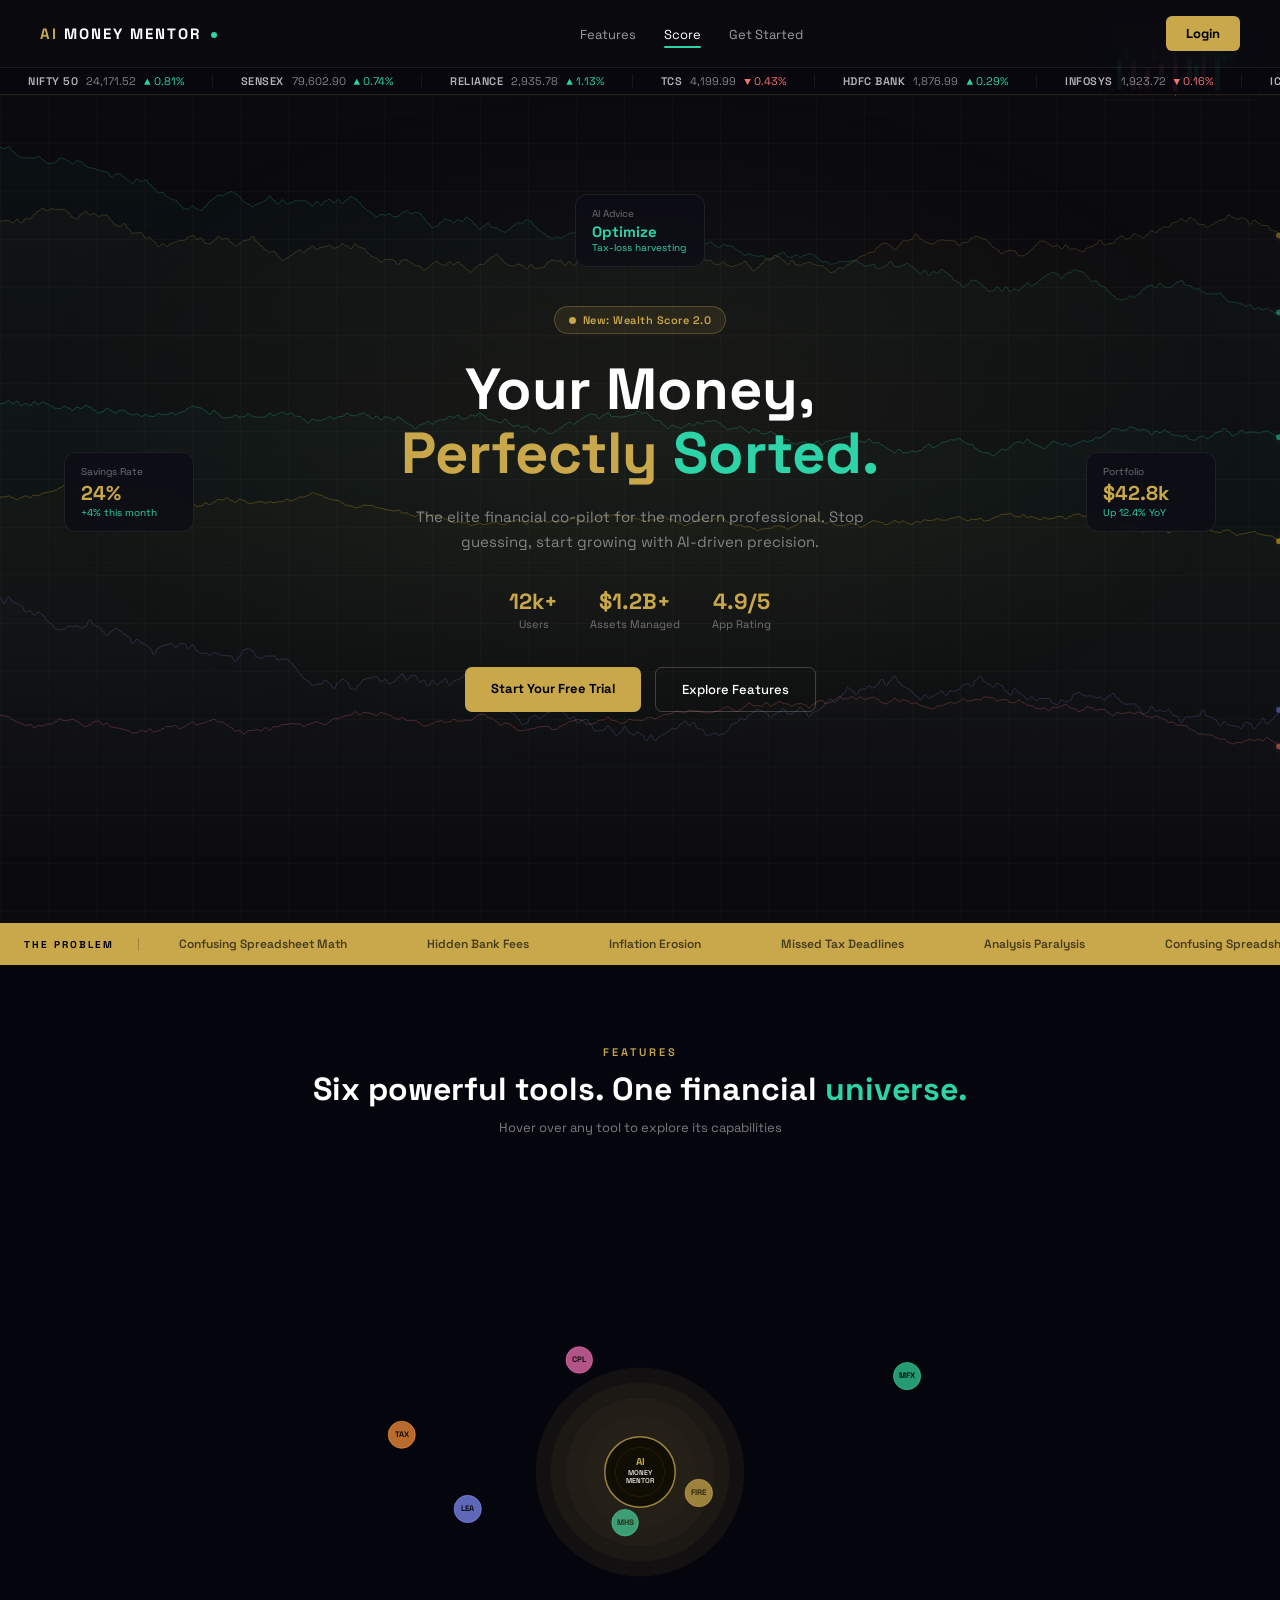
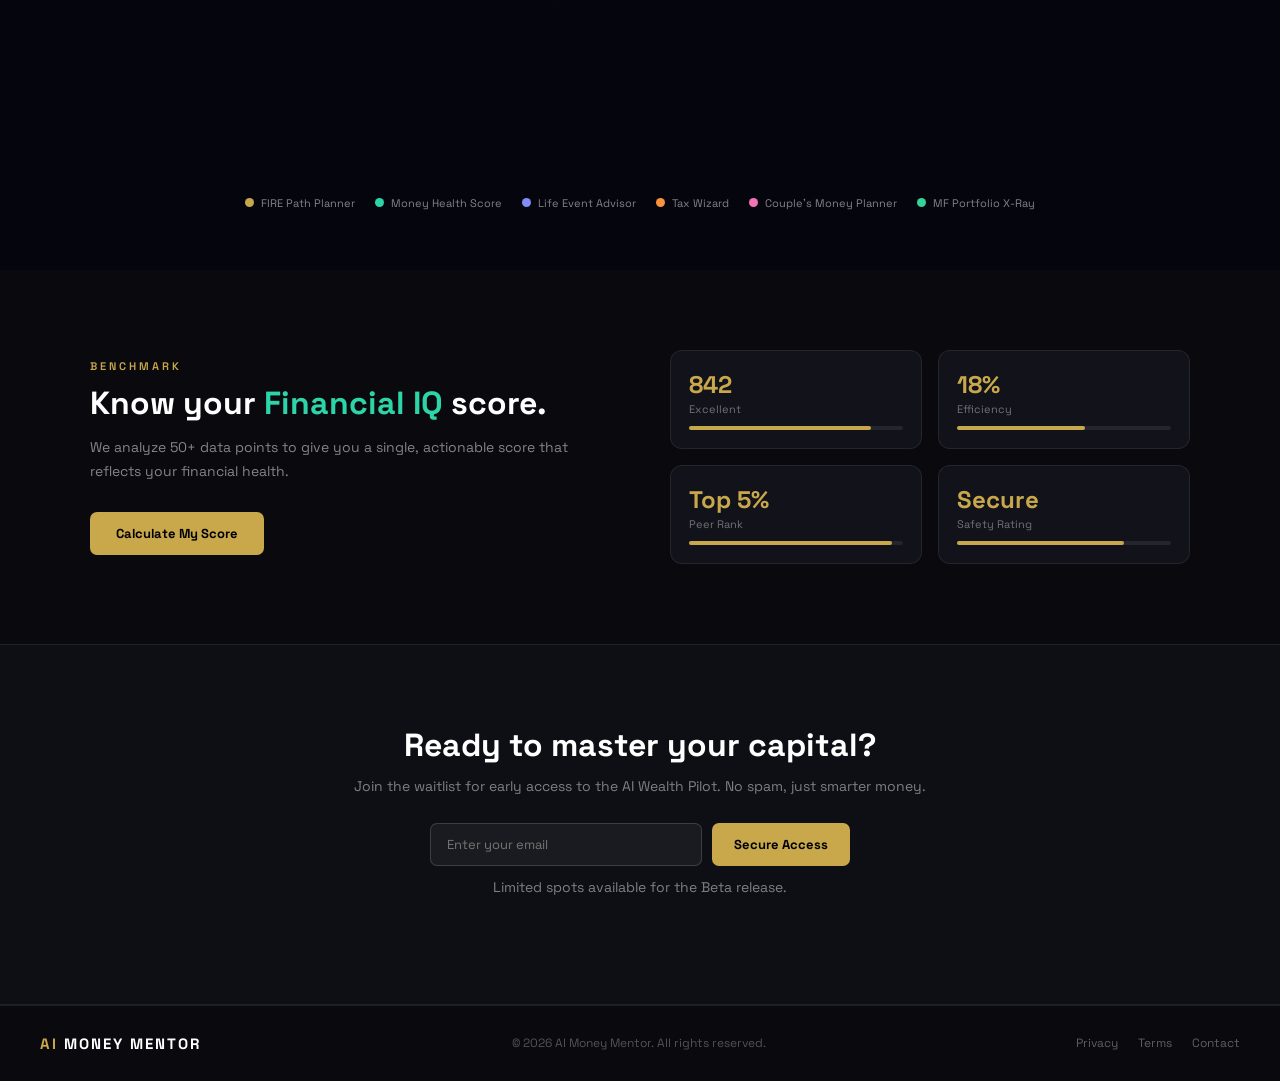
<file: index.html>
<!DOCTYPE html>
<html lang="en">
<head>
    <meta charset="UTF-8" />
    <meta name="viewport" content="width=device-width, initial-scale=1.0"/>
    <title>AI Money Mentor — Your Money, Sorted.</title>
    <link href="https://fonts.googleapis.com/css2?family=Bebas+Neue&family=Playfair+Display:ital,wght@0,700;0,900;1,700&family=Space+Grotesk:wght@300;400;500;600&family=Cinzel+Decorative:wght@700&display=swap" rel="stylesheet"/>
    <style>
        *, *::before, *::after { margin: 0; padding: 0; box-sizing: border-box; }

        :root {
            --gold: #c9a84c;
            --teal: #2dd4a8;
            --dark: #0a0a0f;
            --dark2: #0d0d14;
            --dark3: #111118;
            --card-bg: #14141c;
            --text: #f0f0f0;
            --muted: rgba(240,240,240,0.5);
            --border: rgba(255,255,255,0.08);
        }

        html { scroll-behavior: smooth; }

        body {
            font-family: 'Space Grotesk', sans-serif;
            background: var(--dark);
            color: var(--text);
            overflow-x: hidden;
        }

        /* ── SCROLL PROGRESS BAR ── */
        #scroll-progress {
            position: fixed;
            top: 0; left: 0;
            height: 3px;
            width: 0%;
            background: linear-gradient(90deg, var(--gold), var(--teal));
            z-index: 9999;
            transition: width 0.08s linear;
            border-radius: 0 2px 2px 0;
        }

        /* ── NAV LINK CLICK RIPPLE ── */
        .nav-ripple {
            position: absolute;
            border-radius: 50%;
            background: rgba(201,168,76,0.25);
            transform: scale(0);
            animation: rippleOut 0.5s ease-out forwards;
            pointer-events: none;
        }
        @keyframes rippleOut {
            to { transform: scale(4); opacity: 0; }
        }

        /* ── SECTION FLASH ON ARRIVE ── */
        .section-flash {
            animation: sectionFlash 0.7s ease-out;
        }
        @keyframes sectionFlash {
            0%  { box-shadow: inset 0 0 0 2px rgba(201,168,76,0); }
            30% { box-shadow: inset 0 0 0 2px rgba(201,168,76,0.35); }
            100%{ box-shadow: inset 0 0 0 2px rgba(201,168,76,0); }
        }

        /* ── SOLAR PLANET PULSE on nav click ── */
        @keyframes planetPop {
            0%   { transform: scale(1); }
            40%  { transform: scale(1.35); }
            100% { transform: scale(1); }
        }

        /* ── NAV CTA pulse ring ── */
        .nav-cta { position: relative; overflow: hidden; }
        .nav-cta::before {
            content:'';
            position:absolute; inset:0;
            background: rgba(255,255,255,0.15);
            border-radius: 6px;
            opacity: 0;
            transition: opacity 0.2s;
        }
        .nav-cta:hover::before { opacity: 1; }


        #stock-bg {
            position: fixed;
            top: 0; left: 0;
            width: 100%; height: 100%;
            z-index: 0;
            pointer-events: none;
        }

        /* Everything above the canvas */
        nav, header, .problem-band, section, footer, .mobile-nav, #scoreModal {
            position: relative;
            z-index: 1;
        }

        /* ── NAV ── */
        nav {
            display: flex;
            align-items: center;
            justify-content: space-between;
            padding: 16px 40px;
            background: rgba(10,10,15,0.88);
            border-bottom: 1px solid var(--border);
            position: sticky;
            top: 0;
            z-index: 100;
            backdrop-filter: blur(14px);
        }

        .logo { font-size: 15px; font-weight: 700; letter-spacing: 2px; color: #fff; }
        .logo span { color: var(--gold); }
        .logo-dot { display: inline-block; width: 6px; height: 6px; background: var(--teal); border-radius: 50%; margin-left: 4px; vertical-align: middle; }

        nav ul { display: flex; gap: 28px; list-style: none; }
        nav ul a {
            font-size: 13px; color: rgba(255,255,255,0.6);
            text-decoration: none; transition: color 0.25s;
            position: relative; padding-bottom: 3px;
        }
        nav ul a::after {
            content: '';
            position: absolute; bottom: -2px; left: 0;
            width: 0; height: 2px;
            background: var(--gold);
            border-radius: 2px;
            transition: width 0.3s cubic-bezier(0.4,0,0.2,1);
        }
        nav ul a:hover { color: #fff; }
        nav ul a:hover::after { width: 100%; }
        nav ul a.nav-active { color: #fff; }
        nav ul a.nav-active::after { width: 100%; background: var(--teal); }

        .nav-cta {
            background: var(--gold);
            color: #000;
            font-size: 13px;
            font-weight: 700;
            padding: 9px 20px;
            border-radius: 6px;
            text-decoration: none;
            transition: opacity 0.2s;
        }
        .nav-cta:hover { opacity: 0.85; }

        .hamburger { display: none; flex-direction: column; gap: 5px; background: none; border: none; cursor: pointer; padding: 4px; }
        .hamburger span { display: block; width: 22px; height: 2px; background: #fff; border-radius: 2px; }

        /* ── MOBILE NAV ── */
        .mobile-nav {
            display: none;
            flex-direction: column;
            align-items: center;
            gap: 20px;
            position: fixed;
            inset: 0;
            background: rgba(10,10,15,0.98);
            z-index: 200;
            padding-top: 80px;
        }
        .mobile-nav.open { display: flex; }
        .mob-close { position: absolute; top: 20px; right: 24px; background: none; border: none; color: #fff; font-size: 28px; cursor: pointer; }
        .mob-link { font-size: 18px; color: rgba(255,255,255,0.7); text-decoration: none; }
        .mob-cta { background: var(--gold); color: #000; font-weight: 700; padding: 12px 32px; border-radius: 8px; text-decoration: none; margin-top: 8px; }

        /* ── HERO ── */
        .hero {
            position: relative;
            min-height: 92vh;
            display: flex;
            align-items: center;
            justify-content: center;
            overflow: hidden;
            padding: 60px 40px;
            background: transparent;
        }

        .hero-bg {
            position: absolute;
            inset: 0;
            background: radial-gradient(ellipse 70% 60% at 50% 40%, rgba(201,168,76,0.06) 0%, transparent 70%);
            z-index: 0;
        }

        .grid-overlay {
            position: absolute;
            inset: 0;
            background-image: linear-gradient(rgba(255,255,255,0.018) 1px, transparent 1px),
                              linear-gradient(90deg, rgba(255,255,255,0.018) 1px, transparent 1px);
            background-size: 48px 48px;
            z-index: 0;
        }

        .float-card {
            position: absolute;
            background: rgba(14,14,22,0.85);
            border: 1px solid var(--border);
            border-radius: 12px;
            padding: 12px 16px;
            min-width: 130px;
            z-index: 2;
            backdrop-filter: blur(10px);
            animation: floatBob 4s ease-in-out infinite;
        }

        .fc-left  { left: 5%; top: 48%; transform: translateY(-50%); animation-delay: 0s; }
        .fc-right { right: 5%; top: 48%; transform: translateY(-50%); animation-delay: 1.5s; }
        .fc-top   { top: 12%; left: 50%; transform: translateX(-50%); animation-delay: 0.8s; }

        @keyframes floatBob { 0%,100%{transform:translateY(-50%) translateY(0)} 50%{transform:translateY(-50%) translateY(-8px)} }
        .fc-top { animation-name: floatBobTop; }
        @keyframes floatBobTop { 0%,100%{transform:translateX(-50%) translateY(0)} 50%{transform:translateX(-50%) translateY(-8px)} }
        .fc-right { animation-name: floatBobRight; }
        @keyframes floatBobRight { 0%,100%{transform:translateY(-50%) translateY(0)} 50%{transform:translateY(-50%) translateY(-8px)} }

        .fc-label { font-size: 10px; color: rgba(255,255,255,0.4); margin-bottom: 2px; }
        .fc-val   { font-size: 20px; font-weight: 700; color: var(--gold); }
        .fc-sub   { font-size: 10px; color: var(--teal); }

        .hero-center { text-align: center; z-index: 2; max-width: 600px; position: relative; }

        .hero-badge {
            display: inline-flex;
            align-items: center;
            gap: 7px;
            background: rgba(201,168,76,0.1);
            border: 1px solid rgba(201,168,76,0.3);
            color: var(--gold);
            font-size: 11px;
            font-weight: 600;
            padding: 6px 14px;
            border-radius: 20px;
            margin-bottom: 24px;
            letter-spacing: 0.5px;
        }
        .badge-dot { width: 7px; height: 7px; background: var(--gold); border-radius: 50%; animation: pulse 2s ease-in-out infinite; }
        @keyframes pulse { 0%,100%{opacity:1} 50%{opacity:0.3} }

        h1 { font-size: clamp(36px, 5vw, 58px); font-weight: 800; line-height: 1.1; margin-bottom: 18px; color: #fff; }
        .highlight { color: var(--gold); }
        .teal      { color: var(--teal); }

        .hero-sub { font-size: 15px; color: var(--muted); margin-bottom: 32px; line-height: 1.7; max-width: 480px; margin-left: auto; margin-right: auto; }

        .hero-stat-row { display: flex; gap: 32px; justify-content: center; margin-bottom: 36px; }
        .hero-stat .num   { font-size: 22px; font-weight: 700; color: var(--gold); }
        .hero-stat .label { font-size: 11px; color: rgba(255,255,255,0.4); margin-top: 2px; }

        .hero-cta-group { display: flex; gap: 14px; justify-content: center; flex-wrap: wrap; }

        .btn-primary {
            background: var(--gold);
            color: #000;
            font-weight: 700;
            font-size: 13px;
            padding: 13px 26px;
            border-radius: 7px;
            text-decoration: none;
            transition: opacity 0.2s, transform 0.15s;
        }
        .btn-primary:hover { opacity: 0.88; transform: translateY(-1px); }

        .btn-secondary {
            background: transparent;
            border: 1px solid rgba(255,255,255,0.2);
            color: #fff;
            font-size: 13px;
            font-weight: 500;
            padding: 13px 26px;
            border-radius: 7px;
            text-decoration: none;
            transition: border-color 0.2s, transform 0.15s;
        }
        .btn-secondary:hover { border-color: rgba(255,255,255,0.5); transform: translateY(-1px); }

        /* ── PROBLEM BAND ── */
        .problem-band {
            background: var(--gold);
            padding: 13px 0;
            display: flex;
            align-items: center;
            overflow: hidden;
        }
        .problem-label {
            font-size: 10px;
            font-weight: 800;
            color: #000;
            white-space: nowrap;
            padding: 0 24px;
            letter-spacing: 2px;
            border-right: 1px solid rgba(0,0,0,0.2);
        }
        .marquee { overflow: hidden; flex: 1; }
        .marquee-inner {
            display: flex;
            gap: 40px;
            animation: marquee 20s linear infinite;
            white-space: nowrap;
        }
        .marquee-item { font-size: 12px; font-weight: 600; color: rgba(0,0,0,0.65); padding-left: 40px; }
        @keyframes marquee { from{transform:translateX(0)} to{transform:translateX(-50%)} }

        /* ── SECTION COMMON ── */
        .section-label { font-size: 11px; letter-spacing: 3px; color: var(--gold); margin-bottom: 10px; font-weight: 600; }
        .section-title { font-size: clamp(22px, 3vw, 32px); font-weight: 700; color: #fff; line-height: 1.3; margin-bottom: 8px; }
        .section-title em { color: var(--teal); font-style: normal; }

        /* ── FEATURES (SOLAR SYSTEM) ── */
        #features {
            padding: 80px 40px 60px;
            background: rgba(5,5,15,0.72);
            backdrop-filter: blur(2px);
        }

        .features-header { text-align: center; margin-bottom: 16px; }

        .solar-wrap {
            position: relative;
            width: 100%;
            height: 640px;
            display: flex;
            align-items: center;
            justify-content: center;
        }

        #solar-canvas {
            position: absolute;
            top: 0; left: 0;
            width: 100%; height: 100%;
            cursor: default;
        }

        .solar-tooltip {
            position: absolute;
            background: rgba(6,6,18,0.97);
            border: 1px solid rgba(201,168,76,0.45);
            border-radius: 14px;
            padding: 16px 18px 14px;
            max-width: 260px;
            min-width: 200px;
            pointer-events: none;
            opacity: 0;
            transition: opacity 0.2s ease;
            z-index: 20;
            backdrop-filter: blur(12px);
        }
        .solar-tooltip .tt-name {
            font-size: 13px; font-weight: 700;
            color: var(--gold); margin-bottom: 8px; line-height: 1.3;
            letter-spacing: 0.3px;
        }
        .solar-tooltip .tt-desc {
            font-size: 11.5px; color: rgba(255,255,255,0.68);
            line-height: 1.7;
        }
        /* Speed indicator bar at bottom of tooltip */
        .solar-tooltip .tt-speed {
            margin-top: 10px;
            height: 2px;
            background: rgba(255,255,255,0.08);
            border-radius: 2px;
            overflow: hidden;
        }
        .solar-tooltip .tt-speed-fill {
            height: 100%;
            background: var(--teal);
            border-radius: 2px;
            transition: width 0.15s linear;
        }

        .solar-legend {
            display: flex;
            flex-wrap: wrap;
            justify-content: center;
            gap: 10px 20px;
            padding: 0 24px;
            margin-top: 4px;
        }
        .leg-item { display: flex; align-items: center; gap: 7px; font-size: 11px; color: rgba(255,255,255,0.5); }
        .leg-dot  { width: 9px; height: 9px; border-radius: 50%; flex-shrink: 0; }

        /* ── SCORE ── */
        #score {
            padding: 80px 40px;
            background: rgba(10,10,15,0.75);
            backdrop-filter: blur(4px);
        }
        .score-inner {
            display: grid;
            grid-template-columns: 1fr 1fr;
            gap: 60px;
            align-items: center;
            max-width: 1100px;
            margin: 0 auto;
        }

        .score-visual { display: grid; grid-template-columns: 1fr 1fr; gap: 16px; }

        .score-chip {
            background: rgba(20,20,28,0.9);
            border: 1px solid var(--border);
            border-radius: 12px;
            padding: 18px;
            backdrop-filter: blur(8px);
        }
        .sc-num   { font-size: 24px; font-weight: 700; color: var(--gold); margin-bottom: 2px; }
        .sc-label { font-size: 11px; color: rgba(255,255,255,0.4); margin-bottom: 10px; }
        .sc-bar   { height: 4px; background: rgba(255,255,255,0.08); border-radius: 2px; }
        .sc-fill  { height: 100%; background: var(--gold); border-radius: 2px; }

        /* ── CTA ── */
        #cta {
            background: rgba(17,17,24,0.82);
            border-top: 1px solid var(--border);
            border-bottom: 1px solid var(--border);
            padding: 80px 40px;
            text-align: center;
            backdrop-filter: blur(6px);
        }

        .cta-inner h2 { font-size: 32px; font-weight: 700; color: #fff; margin-bottom: 12px; }
        .cta-inner > p { font-size: 14px; color: var(--muted); margin-bottom: 28px; }

        .cta-form {
            display: flex;
            gap: 10px;
            justify-content: center;
            max-width: 420px;
            margin: 0 auto 12px;
        }
        .cta-form input {
            flex: 1;
            padding: 12px 16px;
            background: rgba(255,255,255,0.05);
            border: 1px solid rgba(255,255,255,0.15);
            border-radius: 7px;
            color: #fff;
            font-size: 13px;
            font-family: inherit;
            outline: none;
            transition: border-color 0.2s;
        }
        .cta-form input:focus { border-color: rgba(201,168,76,0.5); }
        .cta-form button {
            background: var(--gold);
            color: #000;
            font-weight: 700;
            font-size: 13px;
            padding: 12px 22px;
            border: none;
            border-radius: 7px;
            cursor: pointer;
            font-family: inherit;
            transition: opacity 0.2s;
        }
        .cta-form button:hover { opacity: 0.85; }
        .cta-note { font-size: 11px; color: rgba(255,255,255,0.3); }

        /* ── FOOTER ── */
        footer {
            padding: 28px 40px;
            display: flex;
            align-items: center;
            justify-content: space-between;
            flex-wrap: wrap;
            gap: 14px;
            border-top: 1px solid var(--border);
            background: rgba(10,10,15,0.9);
            backdrop-filter: blur(10px);
        }
        footer p { font-size: 12px; color: rgba(255,255,255,0.3); }
        .footer-links { display: flex; gap: 20px; }
        .footer-links a { font-size: 12px; color: rgba(255,255,255,0.35); text-decoration: none; transition: color 0.2s; }
        .footer-links a:hover { color: var(--gold); }

        /* ── SCORE MODAL ── */
        #scoreModal {
            display: none;
            position: fixed;
            inset: 0;
            background: rgba(0,0,0,0.7);
            z-index: 300;
            align-items: center;
            justify-content: center;
        }
        #scoreModal.open { display: flex; }
        .sm-box {
            background: var(--dark3);
            border: 1px solid var(--border);
            border-radius: 16px;
            padding: 32px;
            max-width: 480px;
            width: 90%;
            position: relative;
        }
        .sm-close { position: absolute; top: 14px; right: 18px; background: none; border: none; color: #fff; font-size: 22px; cursor: pointer; }

        /* ── REVEAL ── */
        .reveal { opacity: 0; transform: translateY(24px); transition: opacity 0.6s ease, transform 0.6s ease; }
        .reveal.visible { opacity: 1; transform: translateY(0); }

        /* ── BACK TO TOP ── */
        .back-to-top {
            position: fixed;
            bottom: 30px;
            right: 30px;
            width: 30px;
            height: 30px;
            background: var(--gold);
            color: #000;
            border: none;
            border-radius: 50%;
            display: flex;
            align-items: center;
            justify-content: center;
            font-size: 22px;
            font-weight: bold;
            cursor: pointer;
            z-index: 2000;
            opacity: 0;
            visibility: hidden;
            transition: all 0.3s cubic-bezier(0.4, 0, 0.2, 1);
            box-shadow: 0 8px 25px rgba(0,0,0,0.5);
        }
        .back-to-top.show {
            opacity: 1;
            visibility: visible;
        }
        .back-to-top:hover {
            transform: translateY(-5px);
            background: #ffc940;
        }

        /* ── TICKER BAR ── */
        .ticker-bar {
            background: rgba(8,8,14,0.92);
            border-bottom: 1px solid rgba(201,168,76,0.15);
            padding: 6px 0;
            overflow: hidden;
            position: relative;
            z-index: 1;
        }
        .ticker-inner {
            display: flex;
            gap: 0;
            animation: tickerMove 30s linear infinite;
            white-space: nowrap;
        }
        .tick-item {
            display: inline-flex;
            align-items: center;
            gap: 8px;
            padding: 0 28px;
            border-right: 1px solid rgba(255,255,255,0.06);
            font-size: 11px;
            font-family: 'Space Grotesk', monospace;
        }
        .tick-sym { color: rgba(255,255,255,0.7); font-weight: 600; letter-spacing: 0.5px; }
        .tick-price { color: rgba(255,255,255,0.5); }
        .tick-up   { color: #2dd4a8; }
        .tick-down { color: #f87171; }
        @keyframes tickerMove { from{transform:translateX(0)} to{transform:translateX(-50%)} }

        /* ── RESPONSIVE ── */
        @media (max-width: 768px) {
            nav ul, .nav-cta { display: none; }
            .hamburger { display: flex; }
            .float-card { display: none; }
            .score-inner { grid-template-columns: 1fr; gap: 32px; }
        }
    </style>
</head>
<body>

<!-- ══ GLOBAL STOCK BG CANVAS ══ -->
<canvas id="stock-bg"></canvas>

<div id="scroll-progress"></div>

<nav>
    <div class="logo"><span>AI</span> MONEY MENTOR <span class="logo-dot"></span></div>
    <ul>
        <li><a href="#features" data-section="features" class="nav-link">Features</a></li>
        <li><a href="#score"    data-section="score"    class="nav-link">Score</a></li>
        <li><a href="#cta"      data-section="cta"      class="nav-link">Get Started</a></li>
    </ul>
    <a href="login.html" class="nav-cta">Login</a>
    <button class="hamburger" id="hamburger"><span></span><span></span><span></span></button>
</nav>

<!-- Live ticker bar -->
<div class="ticker-bar">
    <div class="ticker-inner" id="tickerInner"></div>
</div>

<div class="mobile-nav" id="mobileNav">
    <button class="mob-close" id="mobClose">&times;</button>
    <a href="#features" data-section="features" class="mob-link nav-link">Features</a>
    <a href="#score"    data-section="score"    class="mob-link nav-link">Score</a>
    <a href="#cta"      data-section="cta"      class="mob-link nav-link">Get Started</a>
    <a href="#cta"      data-section="cta"      class="mob-cta  nav-link">Join Now</a>
</div>

<header class="hero">
    <div class="hero-bg"></div>
    <div class="grid-overlay"></div>

    <div class="float-card fc-left">
        <div class="fc-label">Savings Rate</div>
        <div class="fc-val">24%</div>
        <div class="fc-sub">+4% this month</div>
    </div>
    <div class="float-card fc-right">
        <div class="fc-label">Portfolio</div>
        <div class="fc-val">$42.8k</div>
        <div class="fc-sub">Up 12.4% YoY</div>
    </div>
    <div class="float-card fc-top">
        <div class="fc-label">AI Advice</div>
        <div class="fc-val" style="font-size:15px;color:#2dd4a8;">Optimize</div>
        <div class="fc-sub">Tax-loss harvesting</div>
    </div>

    <div class="hero-center">
        <div class="hero-badge"><span class="badge-dot"></span> New: Wealth Score 2.0</div>
        <h1>Your Money, <br/><span class="highlight">Perfectly</span> <span class="teal">Sorted.</span></h1>
        <p class="hero-sub">The elite financial co-pilot for the modern professional. Stop guessing, start growing with AI-driven precision.</p>
        <div class="hero-stat-row">
            <div class="hero-stat"><div class="num">12k+</div><div class="label">Users</div></div>
            <div class="hero-stat"><div class="num">$1.2B+</div><div class="label">Assets Managed</div></div>
            <div class="hero-stat"><div class="num">4.9/5</div><div class="label">App Rating</div></div>
        </div>
        <div class="hero-cta-group">
            <a href="trial.html" class="btn-primary">Start Your Free Trial</a>
            <a href="#features" class="btn-secondary">Explore Features</a>
        </div>
    </div>
</header>

<div class="problem-band">
    <div class="problem-label">THE PROBLEM</div>
    <div class="marquee">
        <div class="marquee-inner">
            <span class="marquee-item">Confusing Spreadsheet Math</span>
            <span class="marquee-item">Hidden Bank Fees</span>
            <span class="marquee-item">Inflation Erosion</span>
            <span class="marquee-item">Missed Tax Deadlines</span>
            <span class="marquee-item">Analysis Paralysis</span>
            <span class="marquee-item">Confusing Spreadsheet Math</span>
            <span class="marquee-item">Hidden Bank Fees</span>
            <span class="marquee-item">Inflation Erosion</span>
            <span class="marquee-item">Missed Tax Deadlines</span>
            <span class="marquee-item">Analysis Paralysis</span>
        </div>
    </div>
</div>

<!-- ══ FEATURES — SOLAR SYSTEM ══ -->
<section id="features">
    <div class="features-header reveal">
        <div class="section-label">FEATURES</div>
        <h2 class="section-title">Six powerful tools. One financial <em>universe.</em></h2>
        <p style="font-size:13px;color:var(--muted);margin-top:4px;">Hover over any tool to explore its capabilities</p>
    </div>
    <div class="solar-wrap">
        <canvas id="solar-canvas"></canvas>
        <div class="solar-tooltip" id="solar-tooltip">
            <div class="tt-name" id="tt-name"></div>
            <div class="tt-desc" id="tt-desc"></div>
            <div class="tt-speed"><div class="tt-speed-fill" id="tt-speed-fill" style="width:0%"></div></div>
        </div>
    </div>
    <div class="solar-legend" id="solar-legend"></div>
</section>

<section id="score">
    <div class="score-inner">
        <div class="reveal">
            <div class="section-label">BENCHMARK</div>
            <h2 class="section-title">Know your <em>Financial IQ</em> score.</h2>
            <p style="font-size:14px;color:rgba(255,255,255,0.5);line-height:1.7;margin:12px 0 28px;">We analyze 50+ data points to give you a single, actionable score that reflects your financial health.</p>
            <div class="hero-cta-group" style="justify-content:flex-start;">
                <a href="calculate.html" class="btn-primary">Calculate My Score</a>
            </div>
        </div>
        <div class="score-visual reveal">
            <div class="score-chip"><div class="sc-num">842</div><div class="sc-label">Excellent</div><div class="sc-bar"><div class="sc-fill" style="width:85%"></div></div></div>
            <div class="score-chip"><div class="sc-num">18%</div><div class="sc-label">Efficiency</div><div class="sc-bar"><div class="sc-fill" style="width:60%"></div></div></div>
            <div class="score-chip"><div class="sc-num">Top 5%</div><div class="sc-label">Peer Rank</div><div class="sc-bar"><div class="sc-fill" style="width:95%"></div></div></div>
            <div class="score-chip"><div class="sc-num">Secure</div><div class="sc-label">Safety Rating</div><div class="sc-bar"><div class="sc-fill" style="width:78%"></div></div></div>
        </div>
    </div>
</section>

<section id="cta">
    <div class="cta-inner reveal">
        <h2>Ready to master your capital?</h2>
        <p>Join the waitlist for early access to the AI Wealth Pilot. No spam, just smarter money.</p>
        <form class="cta-form" onsubmit="return false;">
            <input type="email" placeholder="Enter your email" required>
            <button type="submit">Secure Access</button>
        </form>
        <p class="cta-note">Limited spots available for the Beta release.</p>
    </div>
</section>

<footer>
    <div class="logo"><span>AI</span> MONEY MENTOR</div>
    <p>&copy; 2026 AI Money Mentor. All rights reserved.</p>
    <div class="footer-links">
        <a href="privacy.html">Privacy</a>
        <a href="terms.html">Terms</a>
        <a href="contact.html">Contact</a>
    </div>
</footer>

<button id="backToTop" class="back-to-top" title="Go to top">↑</button>

<div id="scoreModal">
    <div class="sm-box">
        <button class="sm-close" id="closeScoreBtn">&times;</button>
        <div id="quizContent"></div>
    </div>
</div>

<script>
// ══════════════════════════════════════════
// ANIMATED STOCK BACKGROUND
// ══════════════════════════════════════════
(function() {
    const bg = document.getElementById('stock-bg');
    const ctx = bg.getContext('2d');
    let W, H;

    // Chart series config
    const SERIES = [
        { color: 'rgba(201,168,76,',   baseY: 0.25, vol: 0.012, trend:  0.00004, speed: 1.0, label: 'NIFTY' },
        { color: 'rgba(45,212,168,',   baseY: 0.45, vol: 0.009, trend:  0.00006, speed: 0.7, label: 'SENSEX' },
        { color: 'rgba(129,140,248,',  baseY: 0.65, vol: 0.015, trend: -0.00003, speed: 1.3, label: 'BTC' },
        { color: 'rgba(248,113,113,',  baseY: 0.80, vol: 0.008, trend:  0.00002, speed: 0.9, label: 'RELIANCE' },
        { color: 'rgba(52,211,153,',   baseY: 0.15, vol: 0.011, trend:  0.00005, speed: 1.1, label: 'HDFC' },
        { color: 'rgba(251,191,36,',   baseY: 0.55, vol: 0.007, trend: -0.00001, speed: 0.6, label: 'TCS' },
    ];

    // Each series maintains a circular buffer of y-values
    const POINTS = 300;
    const series = SERIES.map(s => ({
        ...s,
        points: Array.from({length: POINTS}, (_, i) => {
            // Seed with a realistic random walk
            let y = s.baseY;
            const pts = [y];
            for (let j = 1; j < POINTS; j++) {
                y += (Math.random() - 0.49) * s.vol + s.trend;
                y = Math.max(0.05, Math.min(0.95, y));
                pts.push(y);
            }
            return pts;
        }).flat().slice(0, POINTS),
        head: POINTS - 1,
        lastY: null,
        tickAcc: 0
    }));

    function resize() {
        W = bg.clientWidth;
        H = bg.clientHeight;
        bg.width = W;
        bg.height = H;
    }

    function addPoint(s) {
        const prev = s.points[s.head];
        let next = prev + (Math.random() - 0.488) * s.vol + s.trend;
        // Mean reversion to keep in range
        next += (s.baseY - next) * 0.003;
        next = Math.max(0.04, Math.min(0.96, next));
        s.head = (s.head + 1) % POINTS;
        s.points[s.head] = next;
    }

    function drawGrid() {
        // Horizontal grid lines
        ctx.strokeStyle = 'rgba(255,255,255,0.025)';
        ctx.lineWidth = 0.5;
        const rows = 8;
        for (let r = 0; r <= rows; r++) {
            const y = (r / rows) * H;
            ctx.beginPath();
            ctx.moveTo(0, y);
            ctx.lineTo(W, y);
            ctx.stroke();
        }
        // Vertical grid lines
        const cols = Math.floor(W / 80);
        for (let c = 0; c <= cols; c++) {
            const x = (c / cols) * W;
            ctx.beginPath();
            ctx.moveTo(x, 0);
            ctx.lineTo(x, H);
            ctx.stroke();
        }
    }

    function drawSeries(s, alpha) {
        const pts = [];
        for (let i = 0; i < POINTS; i++) {
            const idx = (s.head - POINTS + 1 + i + POINTS) % POINTS;
            pts.push(s.points[idx]);
        }

        const step = W / (POINTS - 1);

        // Filled area under curve
        ctx.beginPath();
        ctx.moveTo(0, pts[0] * H);
        for (let i = 1; i < POINTS; i++) {
            const x = i * step;
            const y = pts[i] * H;
            // Smooth bezier
            const px = (i - 1) * step;
            const py = pts[i-1] * H;
            const cpx = (px + x) / 2;
            ctx.bezierCurveTo(cpx, py, cpx, y, x, y);
        }
        ctx.lineTo(W, H);
        ctx.lineTo(0, H);
        ctx.closePath();
        const grad = ctx.createLinearGradient(0, 0, 0, H);
        grad.addColorStop(0, s.color + (alpha * 0.18) + ')');
        grad.addColorStop(1, s.color + '0)');
        ctx.fillStyle = grad;
        ctx.fill();

        // Line
        ctx.beginPath();
        ctx.moveTo(0, pts[0] * H);
        for (let i = 1; i < POINTS; i++) {
            const x = i * step;
            const y = pts[i] * H;
            const px = (i - 1) * step;
            const py = pts[i-1] * H;
            const cpx = (px + x) / 2;
            ctx.bezierCurveTo(cpx, py, cpx, y, x, y);
        }
        ctx.strokeStyle = s.color + alpha + ')';
        ctx.lineWidth = 1;
        ctx.stroke();

        // Live dot at end
        const lastY = pts[POINTS - 1] * H;
        ctx.beginPath();
        ctx.arc(W - 1, lastY, 3, 0, Math.PI * 2);
        ctx.fillStyle = s.color + (alpha * 2) + ')';
        ctx.fill();

        // Ping ring
        const ping = (Date.now() % 2000) / 2000;
        ctx.beginPath();
        ctx.arc(W - 1, lastY, 3 + ping * 10, 0, Math.PI * 2);
        ctx.strokeStyle = s.color + ((1 - ping) * alpha * 0.6) + ')';
        ctx.lineWidth = 0.5;
        ctx.stroke();
    }

    function drawCandleColumn() {
        // Small candlestick panel top-right corner
        const cw = 160, ch = 80;
        const cx2 = W - cw - 20, cy2 = 20;
        ctx.fillStyle = 'rgba(10,10,18,0.55)';
        ctx.beginPath();
        ctx.roundRect(cx2, cy2, cw, ch, 6);
        ctx.fill();
        ctx.strokeStyle = 'rgba(201,168,76,0.15)';
        ctx.lineWidth = 0.5;
        ctx.stroke();

        ctx.fillStyle = 'rgba(201,168,76,0.7)';
        ctx.font = '500 9px Space Grotesk, sans-serif';
        ctx.fillText('NIFTY 50', cx2 + 8, cy2 + 14);

        // Mini candles
        const candles = 18;
        const cpad = 10;
        const carea = cw - cpad * 2;
        const bw = Math.floor(carea / candles) - 2;
        for (let i = 0; i < candles; i++) {
            const x = cx2 + cpad + i * (bw + 2);
            const open  = Math.random();
            const close = Math.random();
            const high  = Math.min(open, close) - Math.random() * 0.15;
            const low   = Math.max(open, close) + Math.random() * 0.15;
            const isUp  = close < open;
            const col   = isUp ? 'rgba(45,212,168,0.8)' : 'rgba(248,113,113,0.8)';
            const yOff  = cy2 + 22;
            const yH    = ch - 30;

            ctx.strokeStyle = col;
            ctx.lineWidth = 0.5;
            ctx.beginPath();
            ctx.moveTo(x + bw/2, yOff + high * yH);
            ctx.lineTo(x + bw/2, yOff + low  * yH);
            ctx.stroke();

            ctx.fillStyle = col;
            const top = yOff + Math.min(open, close) * yH;
            const ht  = Math.max(1, Math.abs(open - close) * yH);
            ctx.fillRect(x, top, bw, ht);
        }
    }

    let frame = 0;
    let tickAcc = 0;

    function loop() {
        requestAnimationFrame(loop);
        frame++;

        // Add new data points every ~3 frames
        if (frame % 3 === 0) {
            series.forEach(s => addPoint(s));
        }

        ctx.clearRect(0, 0, W, H);

        drawGrid();

        // Draw each series at low opacity
        series.forEach((s, i) => {
            drawSeries(s, 0.22 + (i % 2) * 0.04);
        });

        drawCandleColumn();
    }

    resize();
    window.addEventListener('resize', resize);
    loop();
})();


// ══════════════════════════════════════════
// LIVE TICKER BAR
// ══════════════════════════════════════════
(function() {
    const TICKERS = [
        { sym: 'NIFTY 50',   price: 24180.50, change: +0.82 },
        { sym: 'SENSEX',     price: 79620.30, change: +0.74 },
        { sym: 'RELIANCE',   price: 2934.75,  change: +1.12 },
        { sym: 'TCS',        price: 4201.20,  change: -0.43 },
        { sym: 'HDFC BANK',  price: 1876.60,  change: +0.31 },
        { sym: 'INFOSYS',    price: 1923.45,  change: -0.18 },
        { sym: 'ICICI BANK', price: 1320.80,  change: +0.95 },
        { sym: 'WIPRO',      price:  528.90,  change: +0.57 },
        { sym: 'BAJFINANCE', price: 7190.00,  change: -0.22 },
        { sym: 'BTC/USD',    price: 84230.00, change: +2.14 },
        { sym: 'ETH/USD',    price: 4180.50,  change: +1.78 },
        { sym: 'GOLD',       price: 72450.00, change: +0.44 },
    ];

    const prices = TICKERS.map(t => ({ ...t }));

    function buildTicker() {
        const inner = document.getElementById('tickerInner');
        let html = '';
        const doubled = [...prices, ...prices]; // seamless loop
        doubled.forEach(t => {
            const up = t.change >= 0;
            const arrow = up ? '▲' : '▼';
            const cls = up ? 'tick-up' : 'tick-down';
            html += `<span class="tick-item">
                <span class="tick-sym">${t.sym}</span>
                <span class="tick-price">${t.price.toLocaleString('en-IN', {minimumFractionDigits:2, maximumFractionDigits:2})}</span>
                <span class="${cls}">${arrow} ${Math.abs(t.change).toFixed(2)}%</span>
            </span>`;
        });
        inner.innerHTML = html;
    }

    // Simulate live price updates
    function updatePrices() {
        prices.forEach(t => {
            const move = (Math.random() - 0.498) * t.price * 0.0008;
            t.price = Math.max(1, t.price + move);
            t.change += (Math.random() - 0.498) * 0.05;
            t.change = Math.max(-5, Math.min(5, t.change));
        });
        buildTicker();
    }

    buildTicker();
    setInterval(updatePrices, 2000);
})();


// ══════════════════════════════════════════
// SOLAR SYSTEM FEATURES
// • Desktop (>900px) : full 3D tilted orbits
// • Mobile/Tablet    : clean flat 2D orbits
// • Proximity speed  : slows all planets when
//   cursor enters a 120px proximity zone
// • Speed lerps smoothly: 1.0x → 0.08x → back
// ══════════════════════════════════════════
const TOOLS = [
    { name: "FIRE Path Planner",      short: "FIRE", color: "#c9a84c", desc: "Month-by-month roadmap: SIP amounts per goal, asset allocation shifts, insurance gaps, tax-saving moves & emergency fund targets." },
    { name: "Money Health Score",     short: "MHS",  color: "#2dd4a8", desc: "5-minute onboarding scoring you across 6 dimensions: emergency prep, insurance, diversification, debt health, tax efficiency & retirement readiness." },
    { name: "Life Event Advisor",     short: "LEA",  color: "#818cf8", desc: "AI handles bonus, inheritance, marriage, new baby — customized to your tax bracket, portfolio, risk profile & goals." },
    { name: "Tax Wizard",             short: "TAX",  color: "#fb923c", desc: "Upload Form 16. AI finds every missed deduction, models old vs new regime & ranks tax-saving investments by risk & liquidity needs." },
    { name: "Couple's Money Planner", short: "CPL",  color: "#f472b6", desc: "India's first AI joint planner. Optimizes HRA, NPS matching, SIP splits, joint vs individual insurance & combined net worth tracker." },
    { name: "MF Portfolio X-Ray",     short: "MFX",  color: "#34d399", desc: "Upload CAMS/KFintech statement. Get XIRR, overlap analysis, expense ratio drag, benchmark comparison & AI rebalancing plan in under 10s." }
];

const legendEl = document.getElementById('solar-legend');
TOOLS.forEach(t => {
    legendEl.innerHTML += `<div class="leg-item"><div class="leg-dot" style="background:${t.color}"></div>${t.name}</div>`;
});

const solar   = document.getElementById('solar-canvas');
const sCtx    = solar.getContext('2d');
const tooltip = document.getElementById('solar-tooltip');
const ttName  = document.getElementById('tt-name');
const ttDesc  = document.getElementById('tt-desc');

// ── state ──
let sW, sH, sCx, sCy, sDpr;
let hovered      = -1;
let _planetPulse = false;
let _pulseT      = 0;
let sLastTs      = 0;

// Speed multiplier: 1 = full speed, 0 = stopped
// currentSpeed lerps toward targetSpeed each frame
let currentSpeedMult = 1.0;
let targetSpeedMult  = 1.0;
const SLOW_MULT      = 0.06;   // nearly stopped when hovering
const PROX_RADIUS    = 130;    // px — proximity zone to start slowing
const LERP_IN        = 0.055;  // how fast it slows  (smaller = smoother)
const LERP_OUT       = 0.028;  // how fast it recovers (slower feels satisfying)

// Mouse position in canvas coords
let mouseX = -9999, mouseY = -9999;

// Base orbital speeds (rad/ms)
const BASE_SPEEDS = [0.00090, 0.00072, 0.00058, 0.00047, 0.00038, 0.00030];
const angles      = TOOLS.map((_, i) => (i / TOOLS.length) * Math.PI * 2);

// 3D tilt values — only applied on desktop
const TILTS_3D = [0.14, -0.09, 0.11, -0.07, 0.10, -0.06];
const TILTS_2D = [0, 0, 0, 0, 0, 0];

function is3D() { return window.innerWidth > 900; }
function getTilts() { return is3D() ? TILTS_3D : TILTS_2D; }

// Flatten factor: 3D=0.36 (squish), 2D=1.0 (perfect circle)
function getFlatY() { return is3D() ? 0.36 : 1.0; }

function orbitR(i) {
    const minD = Math.min(sW, sH);
    // Slightly tighter on mobile so all orbits fit
    const base = is3D() ? 0.13 : 0.10;
    const step = is3D() ? 0.092 : 0.078;
    return minD * base + i * minD * step;
}

function planetPos(i, angle) {
    const r    = orbitR(i);
    const tilt = getTilts()[i];
    const flatY = getFlatY();
    const x = sCx + r * Math.cos(angle);
    const y = sCy + r * Math.sin(angle) * Math.cos(tilt) * flatY;
    const z = is3D() ? r * Math.sin(angle) * Math.sin(tilt) : 0;
    return { x, y, z };
}

function solarResize() {
    sDpr = window.devicePixelRatio || 1;
    const rect = solar.parentElement.getBoundingClientRect();
    sW = rect.width;
    // Shorter canvas on mobile
    sH = window.innerWidth <= 600 ? 420 : window.innerWidth <= 900 ? 520 : 640;
    solar.width  = sW * sDpr;
    solar.height = sH * sDpr;
    solar.style.width  = sW + 'px';
    solar.style.height = sH + 'px';
    sCtx.scale(sDpr, sDpr);
    sCx = sW / 2;
    sCy = sH / 2;
    // Also fix solar-wrap height
    solar.parentElement.style.height = sH + 'px';
}

// ── Draw one orbit ring ──
function drawOrbit(i) {
    const r     = orbitR(i);
    const tilt  = getTilts()[i];
    const flatY = getFlatY();

    sCtx.save();
    sCtx.translate(sCx, sCy);
    sCtx.scale(1, flatY);
    sCtx.beginPath();
    sCtx.ellipse(0, 0, r, r, tilt, 0, Math.PI * 2);

    if (is3D()) {
        // Subtle dashed orbit on 3D
        sCtx.setLineDash([4, 8]);
        sCtx.strokeStyle = 'rgba(255,255,255,0.06)';
    } else {
        // Clean solid ring on 2D
        sCtx.setLineDash([]);
        sCtx.strokeStyle = `rgba(255,255,255,0.10)`;
    }
    sCtx.lineWidth = is3D() ? 0.5 : 1;
    sCtx.stroke();
    sCtx.setLineDash([]);
    sCtx.restore();
}

// ── Draw the sun ──
function drawSun() {
    const r = Math.min(sW, sH) * (is3D() ? 0.055 : 0.06);

    // Animated corona rings
    const t = Date.now() / 1000;
    for (let g = 4; g >= 1; g--) {
        const pulse = 1 + Math.sin(t * 0.8 + g) * 0.04;
        sCtx.beginPath();
        sCtx.arc(sCx, sCy, r * (1 + g * 0.52) * pulse, 0, Math.PI * 2);
        sCtx.fillStyle = `rgba(201,168,76,${0.018 * g})`;
        sCtx.fill();
    }

    // Body
    sCtx.beginPath();
    sCtx.arc(sCx, sCy, r, 0, Math.PI * 2);
    sCtx.fillStyle = '#100d02';
    sCtx.fill();
    sCtx.strokeStyle = 'rgba(201,168,76,0.75)';
    sCtx.lineWidth = 1.5;
    sCtx.stroke();

    // Inner accent ring
    sCtx.beginPath();
    sCtx.arc(sCx, sCy, r * 0.7, 0, Math.PI * 2);
    sCtx.strokeStyle = 'rgba(201,168,76,0.18)';
    sCtx.lineWidth = 0.5;
    sCtx.stroke();

    // Text
    const fs = Math.max(7, r * 0.27);
    sCtx.textAlign = 'center';
    sCtx.textBaseline = 'middle';
    sCtx.fillStyle = '#c9a84c';
    sCtx.font = `700 ${Math.round(fs * 1.1)}px 'Space Grotesk',sans-serif`;
    sCtx.fillText('AI', sCx, sCy - fs * 1.0);
    sCtx.fillStyle = 'rgba(255,255,255,0.88)';
    sCtx.font = `600 ${Math.round(fs * 0.72)}px 'Space Grotesk',sans-serif`;
    sCtx.fillText('MONEY',  sCx, sCy + fs * 0.15);
    sCtx.fillText('MENTOR', sCx, sCy + fs * 0.95);
}

// ── Proximity: find closest planet distance to mouse ──
function closestPlanetDist() {
    let minDist = Infinity;
    for (let i = 0; i < TOOLS.length; i++) {
        const pos = planetPos(i, angles[i]);
        const dx = mouseX - pos.x, dy = mouseY - pos.y;
        const d = Math.sqrt(dx * dx + dy * dy);
        if (d < minDist) minDist = d;
    }
    return minDist;
}

// ── Speed readout indicator (small HUD) + tooltip speed bar ──
function drawSpeedHUD() {
    // Update tooltip speed fill bar
    const fill = document.getElementById('tt-speed-fill');
    if (fill) {
        // Fill shows "how much slowed" — 100% = fully stopped/reading
        const pct = Math.round((1 - currentSpeedMult) * 100);
        fill.style.width = pct + '%';
    }

    if (currentSpeedMult > 0.95) return; // don't draw HUD at full speed
    const label = currentSpeedMult < 0.15 ? '⏸ Reading mode' : '↓ Slowing…';
    const alpha = Math.min(1, (1 - currentSpeedMult) * 1.4);
    sCtx.save();
    sCtx.globalAlpha = alpha * 0.8;
    sCtx.fillStyle = 'rgba(8,8,20,0.75)';
    const bw = 130, bh = 22;
    const bx = sW - bw - 12, by = sH - bh - 12;
    sCtx.beginPath();
    if (sCtx.roundRect) sCtx.roundRect(bx, by, bw, bh, 6);
    else sCtx.rect(bx, by, bw, bh);
    sCtx.fill();
    sCtx.fillStyle = currentSpeedMult < 0.15 ? '#2dd4a8' : '#c9a84c';
    sCtx.font = `500 10px 'Space Grotesk',sans-serif`;
    sCtx.textAlign = 'center';
    sCtx.textBaseline = 'middle';
    sCtx.fillText(label, bx + bw / 2, by + bh / 2);
    sCtx.restore();
}

// ── 2D mode: draw faint particle dots along orbit ──
function drawOrbitParticles(i, alpha) {
    if (is3D()) return;
    const r = orbitR(i);
    const count = 6;
    const tool  = TOOLS[i];
    for (let p = 0; p < count; p++) {
        const a = angles[i] + (p / count) * Math.PI * 2;
        const px = sCx + r * Math.cos(a);
        const py = sCy + r * Math.sin(a);
        sCtx.beginPath();
        sCtx.arc(px, py, 1.5, 0, Math.PI * 2);
        sCtx.fillStyle = tool.color + Math.round(alpha * 255).toString(16).padStart(2, '0');
        sCtx.fill();
    }
}

// ── Main render loop ──
function solarFrame(ts) {
    const rawDt = Math.min(ts - sLastTs, 40); // cap dt to avoid jumps
    sLastTs = ts;

    // ── Speed multiplier logic ──
    const dist   = closestPlanetDist();
    const inside = mouseX > 0 && dist < PROX_RADIUS;

    if (inside) {
        // Scale: full slowdown exactly on planet, partial at edge of zone
        const proximityFactor = Math.max(0, 1 - dist / PROX_RADIUS);
        const slow = SLOW_MULT + (1 - SLOW_MULT) * (1 - proximityFactor);
        targetSpeedMult = slow;
    } else {
        targetSpeedMult = 1.0;
    }

    // Smooth lerp
    const lerpRate = currentSpeedMult > targetSpeedMult ? LERP_IN : LERP_OUT;
    currentSpeedMult += (targetSpeedMult - currentSpeedMult) * lerpRate;
    if (Math.abs(currentSpeedMult - targetSpeedMult) < 0.001) currentSpeedMult = targetSpeedMult;

    const dt = rawDt * currentSpeedMult;

    sCtx.clearRect(0, 0, sW, sH);

    // Draw orbit rings + particles
    for (let i = 0; i < TOOLS.length; i++) {
        drawOrbit(i);
        drawOrbitParticles(i, 0.18);
    }

    // Advance angles
    for (let i = 0; i < TOOLS.length; i++) {
        angles[i] += BASE_SPEEDS[i] * dt;
    }

    // Compute planet positions and sort by z-depth (3D only)
    const nodes = TOOLS.map((tool, i) => {
        const pos = planetPos(i, angles[i]);
        return { ...pos, tool, i };
    });
    if (is3D()) nodes.sort((a, b) => a.z - b.z);

    nodes.forEach(({ x, y, z, tool, i }) => {
        const r     = orbitR(i);
        const depth = is3D() ? (z + r) / (r * 2) : 0.6;

        // Base planet radius + pulse animation
        let pr = is3D()
            ? Math.max(10, 11 + depth * 5)
            : Math.max(12, 13); // uniform size on 2D

        if (_planetPulse) {
            _pulseT = (_pulseT + 0.06) % Math.PI;
            pr += Math.sin(_pulseT) * 5 * (i % 2 === 0 ? 1 : 0.7);
        }

        const isHov = hovered === i;

        // Outer glow rings
        if (isHov) {
            for (let g = 3; g >= 1; g--) {
                sCtx.beginPath();
                sCtx.arc(x, y, pr + g * 7, 0, Math.PI * 2);
                sCtx.fillStyle = tool.color + (g === 3 ? '10' : g === 2 ? '1e' : '30');
                sCtx.fill();
            }
        }

        // Proximity glow — fades in as you get close
        if (!isHov && dist < PROX_RADIUS) {
            const glow = Math.max(0, 1 - dist / PROX_RADIUS) * 0.35;
            const gi = TOOLS.indexOf(tool);
            const dToThis = (() => {
                const pos = planetPos(i, angles[i]);
                return Math.sqrt((mouseX-pos.x)**2 + (mouseY-pos.y)**2);
            })();
            if (dToThis < PROX_RADIUS) {
                const localGlow = Math.max(0, 1 - dToThis / PROX_RADIUS) * 0.5;
                sCtx.beginPath();
                sCtx.arc(x, y, pr + 10, 0, Math.PI * 2);
                sCtx.fillStyle = tool.color + Math.round(localGlow * 80).toString(16).padStart(2, '0');
                sCtx.fill();
            }
        }

        // Planet body
        sCtx.beginPath();
        sCtx.arc(x, y, pr, 0, Math.PI * 2);
        sCtx.fillStyle = isHov ? tool.color : tool.color + 'bb';
        sCtx.fill();

        // Planet ring accent (2D mode only — makes it feel like Saturn)
        if (!is3D() && !isHov) {
            sCtx.beginPath();
            sCtx.ellipse(x, y, pr + 5, pr * 0.35, 0.4, 0, Math.PI * 2);
            sCtx.strokeStyle = tool.color + '44';
            sCtx.lineWidth = 1;
            sCtx.stroke();
        }

        sCtx.strokeStyle = isHov ? '#fff' : tool.color;
        sCtx.lineWidth   = isHov ? 1.8 : 0.6;
        sCtx.stroke();

        // Label text
        const labelSize = is3D()
            ? Math.round(6.5 + depth * 2.5)
            : 8;
        sCtx.fillStyle = isHov ? '#000' : 'rgba(0,0,0,0.88)';
        sCtx.font = `700 ${labelSize}px 'Space Grotesk',sans-serif`;
        sCtx.textAlign    = 'center';
        sCtx.textBaseline = 'middle';
        sCtx.fillText(tool.short, x, y);
    });

    drawSun();
    drawSpeedHUD();
    requestAnimationFrame(solarFrame);
}

// ── Hit test ──
function getHov(mx, my) {
    const hitR = is3D() ? 22 : 26;
    for (let i = 0; i < TOOLS.length; i++) {
        const pos = planetPos(i, angles[i]);
        const dx = mx - pos.x, dy = my - pos.y;
        if (Math.sqrt(dx * dx + dy * dy) < hitR) return i;
    }
    return -1;
}

// ── Tooltip positioning ──
function showTooltip(h, mx, my) {
    ttName.textContent = TOOLS[h].name;
    ttDesc.textContent = TOOLS[h].desc;
    tooltip.style.borderColor = TOOLS[h].color + '77';
    tooltip.style.setProperty('--tt-accent', TOOLS[h].color);

    const pad   = 16;
    const ttW   = 260;
    const ttH   = 100; // approximate
    let tx = mx + pad;
    let ty = my - 60;
    if (tx + ttW > sW)  tx = mx - ttW - pad;
    if (ty < 8)          ty = 8;
    if (ty + ttH > sH)  ty = sH - ttH - 8;
    tooltip.style.left    = tx + 'px';
    tooltip.style.top     = ty + 'px';
    tooltip.style.opacity = '1';
}

// ── Mouse/pointer events ──
solar.addEventListener('mousemove', e => {
    const rect = solar.getBoundingClientRect();
    mouseX = e.clientX - rect.left;
    mouseY = e.clientY - rect.top;
    const h = getHov(mouseX, mouseY);
    hovered = h;
    solar.style.cursor = h >= 0 ? 'pointer' : 'default';
    if (h >= 0) {
        showTooltip(h, mouseX, mouseY);
    } else {
        tooltip.style.opacity = '0';
    }
});

solar.addEventListener('mouseleave', () => {
    mouseX = -9999; mouseY = -9999;
    hovered = -1;
    tooltip.style.opacity = '0';
    targetSpeedMult = 1.0;
});

// ── Touch support for mobile (tap to show info) ──
solar.addEventListener('touchstart', e => {
    e.preventDefault();
    const rect  = solar.getBoundingClientRect();
    const touch = e.touches[0];
    const tx    = touch.clientX - rect.left;
    const ty    = touch.clientY - rect.top;
    mouseX = tx; mouseY = ty;
    const h = getHov(tx, ty);
    hovered = h;
    if (h >= 0) {
        showTooltip(h, tx, ty);
        // Slow everything on tap
        targetSpeedMult = SLOW_MULT;
    } else {
        tooltip.style.opacity = '0';
        targetSpeedMult = 1.0;
        hovered = -1;
    }
}, { passive: false });

solar.addEventListener('touchend', () => {
    // After a short reading pause, resume speed
    setTimeout(() => {
        targetSpeedMult = 1.0;
        mouseX = -9999; mouseY = -9999;
    }, 3500);
});

// ── Mobile nav ──
document.getElementById('hamburger').addEventListener('click', () => document.getElementById('mobileNav').classList.add('open'));
document.getElementById('mobClose').addEventListener('click', () => document.getElementById('mobileNav').classList.remove('open'));
document.getElementById('closeScoreBtn').addEventListener('click', () => document.getElementById('scoreModal').classList.remove('open'));

// ══════════════════════════════════════════
// SCROLL PROGRESS BAR
// ══════════════════════════════════════════
const progressBar = document.getElementById('scroll-progress');
window.addEventListener('scroll', () => {
    const scrollTop = window.scrollY;
    const docHeight = document.documentElement.scrollHeight - window.innerHeight;
    const pct = docHeight > 0 ? (scrollTop / docHeight) * 100 : 0;
    progressBar.style.width = pct + '%';
}, { passive: true });

// ══════════════════════════════════════════
// ANIMATED NAV — smooth scroll + active state
// + ripple + section flash + solar planet pulse
// ══════════════════════════════════════════
const sections = ['features', 'score', 'cta'];
const navLinks  = document.querySelectorAll('.nav-link[data-section]');

// ── Smooth scroll with offset for sticky nav ──
function smoothScrollTo(sectionId) {
    const target = document.getElementById(sectionId);
    if (!target) return;
    const navH = document.querySelector('nav').offsetHeight;
    const tickerH = document.querySelector('.ticker-bar') ? document.querySelector('.ticker-bar').offsetHeight : 0;
    const offset = navH + tickerH + 8;
    const top = target.getBoundingClientRect().top + window.scrollY - offset;

    window.scrollTo({ top, behavior: 'smooth' });

    // Flash the section border briefly
    target.classList.remove('section-flash');
    void target.offsetWidth; // reflow
    target.classList.add('section-flash');
    setTimeout(() => target.classList.remove('section-flash'), 800);

    // If navigating to #features, pulse all solar planets once
    if (sectionId === 'features') {
        pulsePlanets();
    }
}

// ── Click handler for all nav links ──
navLinks.forEach(link => {
    link.addEventListener('click', e => {
        const sec = link.dataset.section;
        if (!sec) return;
        e.preventDefault();

        // Close mobile nav if open
        document.getElementById('mobileNav').classList.remove('open');

        // Ripple effect on the clicked link
        const rect = link.getBoundingClientRect();
        const ripple = document.createElement('span');
        ripple.className = 'nav-ripple';
        ripple.style.cssText = `width:60px;height:60px;left:${e.clientX - rect.left - 30}px;top:${e.clientY - rect.top - 30}px`;
        link.style.position = 'relative';
        link.style.overflow = 'hidden';
        link.appendChild(ripple);
        setTimeout(() => ripple.remove(), 600);

        // Set active immediately
        setActive(sec);

        // Smooth scroll
        smoothScrollTo(sec);
    });
});

// ── Active state tracker via IntersectionObserver ──
function setActive(sectionId) {
    navLinks.forEach(l => {
        l.classList.toggle('nav-active', l.dataset.section === sectionId);
    });
}

const sectionObserver = new IntersectionObserver(entries => {
    entries.forEach(entry => {
        if (entry.isIntersecting) {
            setActive(entry.target.id);
        }
    });
}, {
    rootMargin: '-30% 0px -60% 0px',
    threshold: 0
});

sections.forEach(id => {
    const el = document.getElementById(id);
    if (el) sectionObserver.observe(el);
});

// ── Solar planet pulse animation on nav click ──
let planetPulseActive = false;
function pulsePlanets() {
    if (planetPulseActive) return;
    planetPulseActive = true;
    // Trigger a pulse by temporarily boosting planet radii
    _planetPulse = true;
    setTimeout(() => {
        _planetPulse = false;
        planetPulseActive = false;
    }, 900);
}

// ── Explore Features button in hero ──
const exploreBtn = document.querySelector('a[href="#features"].btn-secondary');
if (exploreBtn) {
    exploreBtn.addEventListener('click', e => {
        e.preventDefault();
        setActive('features');
        smoothScrollTo('features');
        pulsePlanets();
    });
}

// ── Hero CTA primary also scrolls smoothly ──
document.querySelectorAll('a[href^="#"]').forEach(a => {
    const hash = a.getAttribute('href').replace('#','');
    if (sections.includes(hash) && !a.classList.contains('nav-link')) {
        a.addEventListener('click', e => {
            e.preventDefault();
            setActive(hash);
            smoothScrollTo(hash);
        });
    }
});

// ── Reveal on scroll ──
const revObs = new IntersectionObserver(entries => entries.forEach(e => {
    if (e.isIntersecting) e.target.classList.add('visible');
}), { threshold: 0.1 });
document.querySelectorAll('.reveal').forEach(el => revObs.observe(el));

// ══════════════════════════════════════════
// BACK TO TOP BUTTON LOGIC
// ══════════════════════════════════════════
const backToTopBtn = document.getElementById('backToTop');
window.addEventListener('scroll', () => {
    if (window.scrollY > 500) {
        backToTopBtn.classList.add('show');
    } else {
        backToTopBtn.classList.remove('show');
    }
}, { passive: true });

backToTopBtn.addEventListener('click', () => {
    window.scrollTo({ top: 0, behavior: 'smooth' });
});

solarResize();
window.addEventListener('resize', () => {
    solarResize();
    // On resize, mouse position is stale — reset it
    mouseX = -9999; mouseY = -9999;
    targetSpeedMult = 1.0;
});
requestAnimationFrame(solarFrame);
//chat base
(function(){if(!window.chatbase||window.chatbase("getState")!=="initialized"){window.chatbase=(...arguments)=>{if(!window.chatbase.q){window.chatbase.q=[]}window.chatbase.q.push(arguments)};window.chatbase=new Proxy(window.chatbase,{get(target,prop){if(prop==="q"){return target.q}return(...args)=>target(prop,...args)}})}const onLoad=function(){const script=document.createElement("script");script.src="https://www.chatbase.co/embed.min.js";script.id="fRWjgDb0H7DNHftcHZmA9";script.domain="www.chatbase.co";document.body.appendChild(script)};if(document.readyState==="complete"){onLoad()}else{window.addEventListener("load",onLoad)}})();

</script>
</body>
</html>
</file>
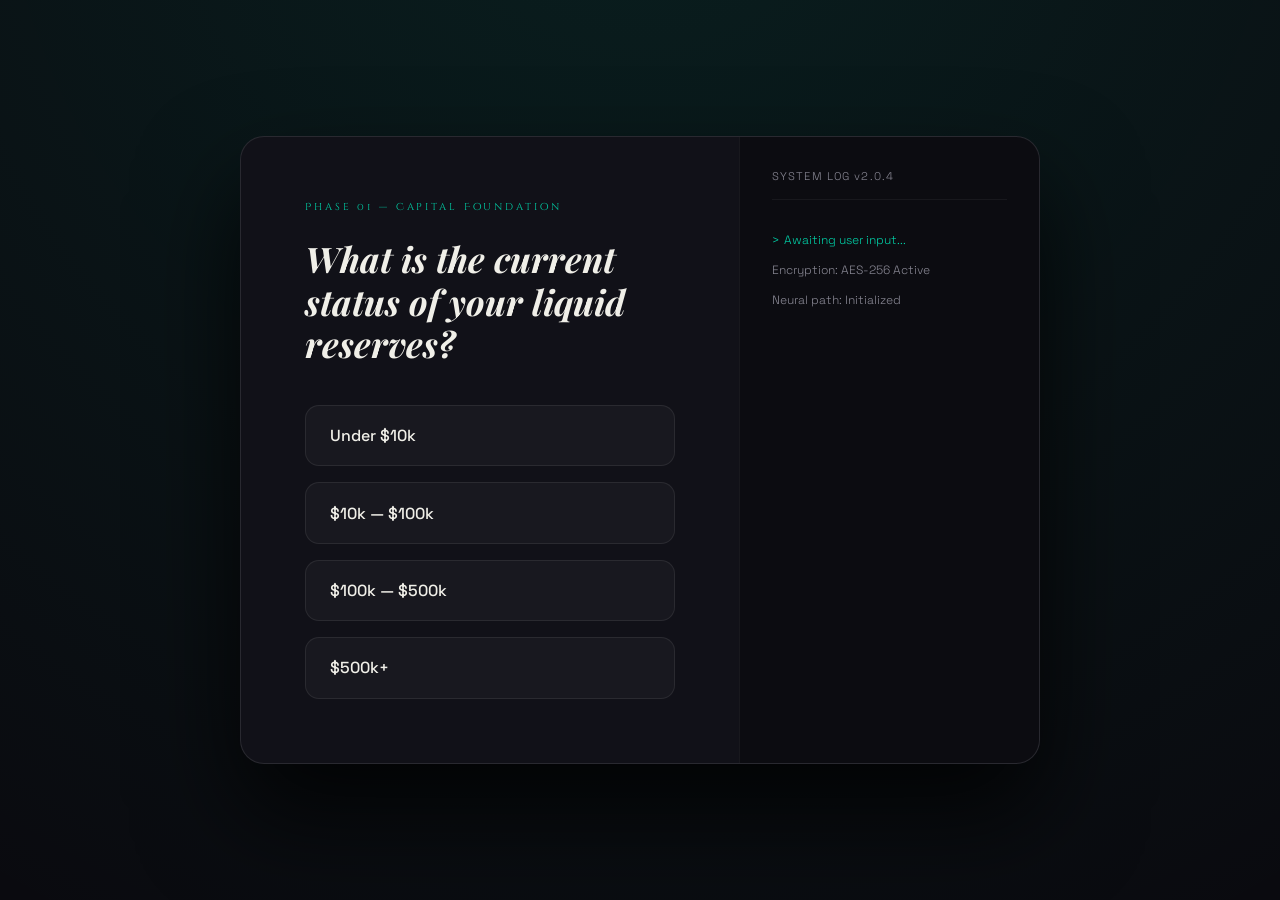
<file: calculate.html>
<!DOCTYPE html>
<html lang="en">
<head>
    <meta charset="UTF-8">
    <meta name="viewport" content="width=device-width, initial-scale=1.0">
    <title>Wealth IQ Terminal — AI Money Mentor</title>
    <link href="https://fonts.googleapis.com/css2?family=Bebas+Neue&family=Playfair+Display:ital,wght@0,700;1,700&family=Space+Grotesk:wght@300;400;500;600&family=Cinzel+Decorative:wght@700&display=swap" rel="stylesheet">
    <link rel="stylesheet" href="style_animikh.css">
    <style>
        body {
            background: #0a0a0f;
            overflow-x: hidden;
        }
    
        .calc-wrapper {
            min-height: 100vh;
            display: flex;
            align-items: center;
            justify-content: center;
            padding: 2rem;
            background: radial-gradient(circle at 50% -20%, rgba(0, 212, 170, 0.1), transparent);
        }
    
        .terminal-box {
            background: #111118;
            border: 1px solid rgba(255, 255, 255, 0.1);
            border-radius: 24px;
            width: 100%;
            max-width: 800px;
            display: grid;
            grid-template-columns: 1fr 300px;
            overflow: hidden;
            box-shadow: 0 50px 100px rgba(0, 0, 0, 0.8);
        }
    
        /* Left Side: Interaction */
        .main-panel {
            padding: 4rem;
            position: relative;
        }
    
        .step-tag {
            font-family: 'Cinzel Decorative', serif;
            color: var(--teal);
            font-size: 0.6rem;
            letter-spacing: 0.3em;
            margin-bottom: 1.5rem;
            display: block;
        }
    
        h2 {
            font-family: 'Playfair Display', serif;
            font-size: 2.2rem;
            font-style: italic;
            margin-bottom: 2.5rem;
            line-height: 1.2;
        }
    
        .options-stack {
            display: flex;
            flex-direction: column;
            gap: 1rem;
        }
    
        .opt-card {
            background: rgba(255, 255, 255, 0.03);
            border: 1px solid rgba(255, 255, 255, 0.08);
            padding: 1.2rem 1.5rem;
            border-radius: 14px;
            cursor: pointer;
            transition: all 0.3s cubic-bezier(0.4, 0, 0.2, 1);
            display: flex;
            justify-content: space-between;
            align-items: center;
        }
    
        .opt-card:hover {
            background: rgba(240, 180, 41, 0.08);
            border-color: var(--gold);
            transform: translateX(10px);
        }
    
        .opt-card span {
            font-family: 'Space Grotesk', sans-serif;
            font-weight: 500;
        }
    
        .arrow {
            opacity: 0;
            transition: 0.3s;
            color: var(--gold);
        }
    
        .opt-card:hover .arrow {
            opacity: 1;
        }
    
        /* Right Side: AI Status Log */
        .status-panel {
            background: rgba(0, 0, 0, 0.3);
            border-left: 1px solid rgba(255, 255, 255, 0.05);
            padding: 2rem;
            font-family: 'Space Grotesk', sans-serif;
        }
    
        .log-header {
            font-size: 0.7rem;
            color: var(--muted);
            letter-spacing: 0.1em;
            margin-bottom: 2rem;
            border-bottom: 1px solid rgba(255, 255, 255, 0.05);
            padding-bottom: 1rem;
        }
    
        .log-entry {
            font-size: 0.75rem;
            color: var(--muted);
            margin-bottom: 0.8rem;
            line-height: 1.4;
        }
    
        .log-entry.active {
            color: var(--teal);
        }
    
        .log-entry.active::before {
            content: '>';
            margin-right: 5px;
        }
    
        /* Result Screen */
        .result-screen {
            text-align: center;
            display: none;
        }
    
        .score-circle {
            width: 180px;
            height: 180px;
            border-radius: 50%;
            border: 2px solid var(--gold);
            margin: 0 auto 2rem;
            display: flex;
            flex-direction: column;
            justify-content: center;
            box-shadow: 0 0 40px rgba(240, 180, 41, 0.2);
        }
    
        .score-val {
            font-family: 'Bebas Neue', sans-serif;
            font-size: 4rem;
            color: var(--gold);
            line-height: 1;
        }
    
        .score-lbl {
            font-size: 0.7rem;
            text-transform: uppercase;
            color: var(--muted);
            letter-spacing: 0.2em;
        }
    
        .cta-btn {
            background: var(--teal);
            color: #000;
            padding: 1rem 2rem;
            border-radius: 10px;
            text-decoration: none;
            font-weight: 600;
            display: inline-block;
            margin-top: 2rem;
            transition: 0.3s;
        }
    
        .cta-btn:hover {
            transform: translateY(-3px);
            box-shadow: 0 10px 20px rgba(0, 212, 170, 0.3);
        }
    
        @media (max-width: 800px) {
            .terminal-box {
                grid-template-columns: 1fr;
            }
    
            .status-panel {
                display: none;
            }
        }
    </style>
</head>
<body>

<div class="calc-wrapper">
    <div class="terminal-box">
        <div class="main-panel" id="ui-container">
            <div id="step-content">
                <span class="step-tag">Phase 01 — Capital Foundation</span>
                <h2>What is the current status of your liquid reserves?</h2>
                
                <div class="options-stack">
                    <div class="opt-card" onclick="nextPhase(2, 'Stable Assets Detected')">
                        <span>Under $10k</span>
                        <span class="arrow">→</span>
                    </div>
                    <div class="opt-card" onclick="nextPhase(2, 'Mid-Tier Reserve Found')">
                        <span>$10k — $100k</span>
                        <span class="arrow">→</span>
                    </div>
                    <div class="opt-card" onclick="nextPhase(2, 'High-Net Velocity Account')">
                        <span>$100k — $500k</span>
                        <span class="arrow">→</span>
                    </div>
                    <div class="opt-card" onclick="nextPhase(2, 'Elite Capital Pool')">
                        <span>$500k+</span>
                        <span class="arrow">→</span>
                    </div>
                </div>
            </div>

            <div class="result-screen" id="result-view">
                <span class="step-tag" style="color:var(--gold)">Analysis Complete</span>
                <h2>Your Wealth IQ Score</h2>
                <div class="score-circle">
                    <span class="score-val">842</span>
                    <span class="score-lbl">Excellent</span>
                </div>
                <p style="color:var(--muted); font-size: 0.9rem;">You are performing in the top 7% of users in your bracket. <br>Optimization of tax-drag could increase this by +45pts.</p>
                <a href="trial.html" class="cta-btn">Unlock Full AI Report</a>
            </div>
        </div>

        <div class="status-panel">
            <div class="log-header">SYSTEM LOG v2.0.4</div>
            <div id="log-body">
                <div class="log-entry active">Awaiting user input...</div>
                <div class="log-entry">Encryption: AES-256 Active</div>
                <div class="log-entry">Neural path: Initialized</div>
            </div>
        </div>
    </div>
</div>

<script>
    function nextPhase(phase, logMessage) {
        const logBody = document.getElementById('log-body');
        const stepContent = document.getElementById('step-content');
        const uiContainer = document.getElementById('ui-container');

        // Add to Log
        const newEntry = document.createElement('div');
        newEntry.className = 'log-entry active';
        newEntry.innerText = logMessage;
        logBody.prepend(newEntry);

        if (phase === 2) {
            stepContent.innerHTML = `
                <span class="step-tag">Phase 02 — Growth Strategy</span>
                <h2>What is your primary focus for the next 24 months?</h2>
                <div class="options-stack">
                    <div class="opt-card" onclick="nextPhase(3, 'Risk Profile: Aggressive')">
                        <span>Aggressive Capital Growth</span>
                        <span class="arrow">→</span>
                    </div>
                    <div class="opt-card" onclick="nextPhase(3, 'Focus: Passive Income')">
                        <span>Passive Income Streams</span>
                        <span class="arrow">→</span>
                    </div>
                    <div class="opt-card" onclick="nextPhase(3, 'Focus: Preservation')">
                        <span>Estate & Wealth Preservation</span>
                        <span class="arrow">→</span>
                    </div>
                </div>
            `;
        } else if (phase === 3) {
            stepContent.style.display = 'none';
            document.getElementById('result-view').style.display = 'block';
            
            // Final log entries
            const finalEntry = document.createElement('div');
            finalEntry.className = 'log-entry active';
            finalEntry.style.color = 'var(--gold)';
            finalEntry.innerText = 'CALCULATION SUCCESSFUL';
            logBody.prepend(finalEntry);
        }
    }
</script>
</body>
</html>
</file>
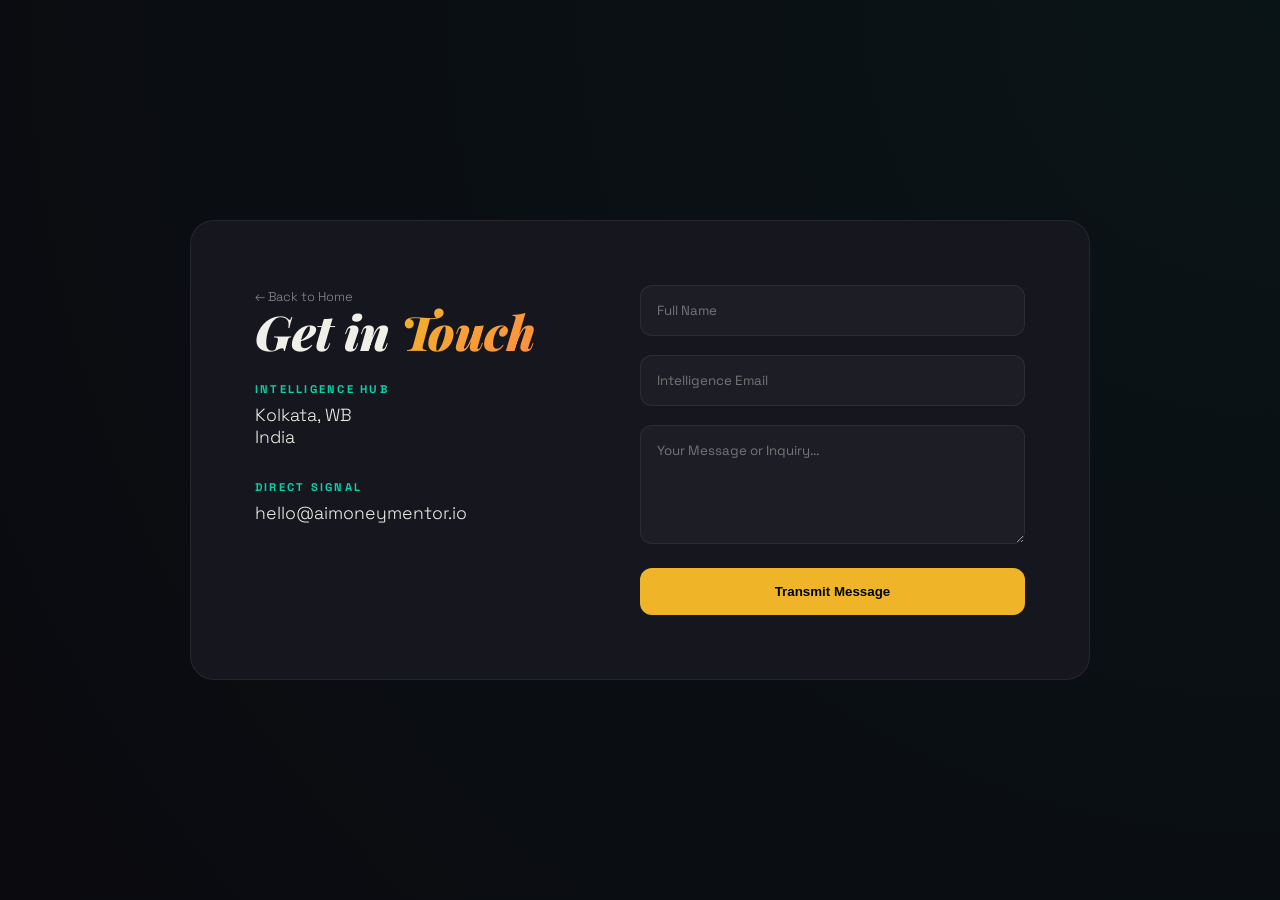
<file: contact.html>
<!DOCTYPE html>
<html lang="en">
<head>
    <meta charset="UTF-8">
    <meta name="viewport" content="width=device-width, initial-scale=1.0">
    <title>Contact — AI Money Mentor</title>
    <link href="https://fonts.googleapis.com/css2?family=Playfair+Display:ital,wght@0,700;1,700&family=Space+Grotesk:wght@300;400;500;600&display=swap" rel="stylesheet">
    <link rel="stylesheet" href="style_animikh.css">
    <style>
        .contact-container {
            min-height: 100vh;
            display: flex;
            align-items: center;
            justify-content: center;
            padding: 6rem 2rem;
            background: radial-gradient(circle at top right, rgba(0, 212, 170, 0.05), transparent);
        }
    
        .contact-card {
            background: var(--card);
            border: 1px solid var(--border);
            padding: 4rem;
            border-radius: 24px;
            width: 100%;
            max-width: 900px;
            display: grid;
            grid-template-columns: 1fr 1.2fr;
            gap: 4rem;
        }
    
        .info-side h1 {
            font-family: 'Playfair Display', serif;
            font-size: 3rem;
            font-style: italic;
            margin-bottom: 1.5rem;
        }
    
        .info-item {
            margin-bottom: 2rem;
        }
    
        .info-item h3 {
            font-size: 0.7rem;
            letter-spacing: 0.2em;
            color: var(--teal);
            text-transform: uppercase;
            margin-bottom: 0.5rem;
        }
    
        .info-item p {
            font-size: 1.1rem;
            color: var(--text);
        }
    
        .form-side input,
        .form-side textarea {
            width: 100%;
            background: rgba(255, 255, 255, 0.03);
            border: 1px solid var(--border);
            padding: 1rem;
            border-radius: 12px;
            color: var(--text);
            font-family: 'Space Grotesk', sans-serif;
            margin-bottom: 1.2rem;
        }
    
        .form-side button {
            width: 100%;
            background: var(--gold);
            color: #000;
            padding: 1rem;
            border: none;
            border-radius: 12px;
            font-weight: 600;
            cursor: pointer;
            transition: 0.3s;
        }
    
        .form-side button:hover {
            background: #ffc940;
            transform: translateY(-2px);
        }
    
        @media (max-width: 768px) {
            .contact-card {
                grid-template-columns: 1fr;
                padding: 2rem;
            }
        }
    </style>
</head>
<body>
    <div class="contact-container">
        <div class="contact-card">
            <div class="info-side">
                <a href="index_animikh.html" style="color: var(--muted); text-decoration: none; font-size: 0.8rem;">← Back to Home</a><br>
                <h1>Get in <span class="highlight">Touch</span></h1>
                <div class="info-item">
                    <h3>Intelligence Hub</h3>
                    <p> Kolkata, WB<br>India </p>
                </div>
                <div class="info-item">
                    <h3>Direct Signal</h3>
                    <p>hello@aimoneymentor.io</p>
                </div>
            </div>
            <div class="form-side">
                <form>
                    <input type="text" placeholder="Full Name" required>
                    <input type="email" placeholder="Intelligence Email" required>
                    <textarea rows="5" placeholder="Your Message or Inquiry..."></textarea>
                    <button type="submit">Transmit Message</button>
                </form>
            </div>
        </div>
    </div>
</body>
</html>
</file>
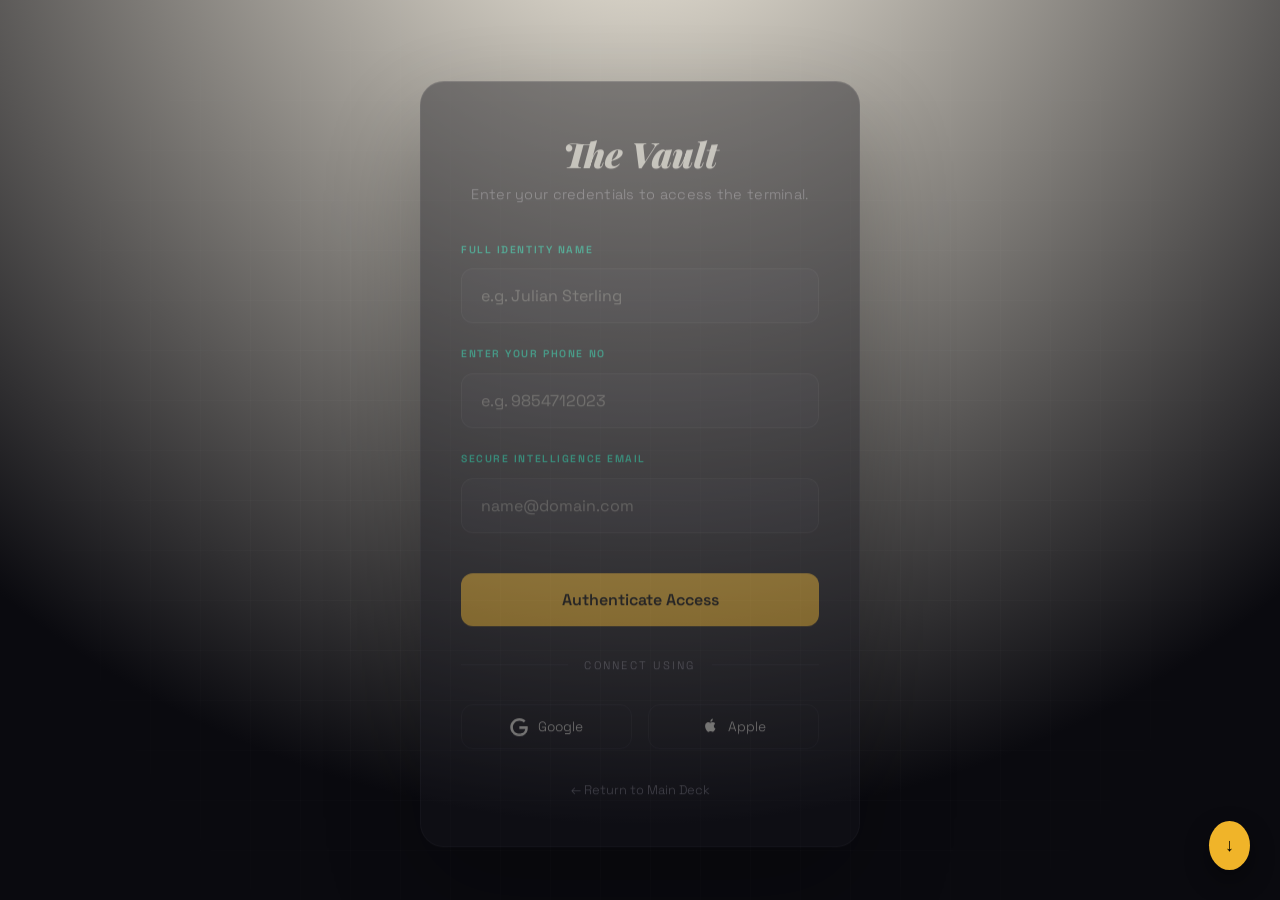
<file: dashboard.html>
<!DOCTYPE html>
<html lang="en">
<head>
    <meta charset="UTF-8">
    <meta name="viewport" content="width=device-width, initial-scale=1.0">
    <title>Command Center | AI Money Mentor</title>
    <link href="https://fonts.googleapis.com/css2?family=Playfair+Display:ital,wght@0,700;1,700&family=Space+Grotesk:wght@300;400;500;600&family=Bebas+Neue&display=swap" rel="stylesheet">
    <style>
        :root {
            --bg: #0a0a0f;
            --surface: #111118;
            --teal: #00d4aa;
            --gold: #d4af37;
            --border: rgba(255, 255, 255, 0.1);
            --text: #ffffff;
            --muted: #8b8a96;
        }

        body {
            background-color: var(--bg);
            color: var(--text);
            font-family: 'Space Grotesk', sans-serif;
            margin: 0;
            display: flex;
            min-height: 100vh;
        }

        /* Sidebar Navigation */
        .sidebar {
            width: 260px;
            background: var(--surface);
            border-right: 1px solid var(--border);
            padding: 2rem;
            display: flex;
            flex-direction: column;
        }

        .logo {
            font-family: 'Playfair Display';
            font-style: italic;
            font-size: 1.5rem;
            margin-bottom: 3rem;
        }

        /* Main Content Area */
        .main-content {
            flex: 1;
            padding: 3rem;
        }

        .header {
            display: flex;
            justify-content: space-between;
            align-items: center;
            margin-bottom: 3rem;
        }

        .welcome-text h1 {
            font-family: 'Playfair Display';
            font-size: 2.5rem;
            margin: 0;
        }

        /* Stats Grid */
        .stats-grid {
            display: grid;
            grid-template-columns: repeat(auto-fit, minmax(250px, 1fr));
            gap: 1.5rem;
            margin-bottom: 3rem;
        }

        .card {
            background: var(--surface);
            border: 1px solid var(--border);
            padding: 1.5rem;
            border-radius: 20px;
            backdrop-filter: blur(10px);
        }

        .card-label {
            font-family: 'Bebas Neue';
            letter-spacing: 2px;
            color: var(--teal);
            font-size: 0.9rem;
        }

        .card-value {
            font-size: 2.5rem;
            font-weight: 600;
            margin-top: 0.5rem;
        }

        /* AI Insight Box */
        .ai-box {
            background: linear-gradient(145deg, #161621, #0a0a0f);
            border: 1px solid rgba(0, 212, 170, 0.3);
            padding: 2rem;
            border-radius: 24px;
            position: relative;
            overflow: hidden;
        }

        .ai-box::before {
            content: "AI INSIGHT";
            position: absolute;
            top: 10px;
            right: 20px;
            font-size: 0.7rem;
            color: var(--teal);
            letter-spacing: 3px;
        }

        #ai-content {
            line-height: 1.8;
            color: #d1d1d6;
        }

        .logout-btn {
            margin-top: auto;
            color: #ff4d4d;
            text-decoration: none;
            font-weight: 500;
            cursor: pointer;
        }
    </style>
</head>
<body>

    <aside class="sidebar">
        <div class="logo">Wealth IQ</div>
        <nav style="display:flex; flex-direction:column; gap: 1.5rem;">
            <div style="color: var(--teal)">● Dashboard</div>
            <div style="color: var(--muted)">○ Portfolio</div>
            <div style="color: var(--muted)">○ Settings</div>
        </nav>
        <a onclick="logout()" class="logout-btn">Terminate Session</a>
    </aside>
    <div class="card" style="margin-top: 2rem;">
        <div class="card-label">Strategic Input</div>
        <div style="display: grid; grid-template-columns: 1fr 1fr; gap: 10px; margin-top: 10px;">
            <input type="number" id="income" placeholder="Monthly Income (₹)" class="form-input">
            <input type="number" id="expenses" placeholder="Monthly Expenses (₹)" class="form-input">
            <input type="number" id="age" placeholder="Current Age" class="form-input">
            <button onclick="runAIAgents()" class="login-btn" style="margin:0;">Generate Plan</button>
        </div>
    </div>

    <main class="main-content">
        <div class="header">
            <div class="welcome-text">
                <h1 id="welcome-name">Initializing...</h1>
                <p style="color: var(--muted)">System status: <span style="color: var(--teal)">Optimized</span></p>
            </div>
            <div class="card" style="padding: 10px 30px;">
                <div class="card-label">Wealth Score</div>
                <div class="card-value" id="user-score" style="color: var(--gold)">---</div>
            </div>
        </div>

        <div class="ai-box">
            <div id="ai-content">
            </div>
        </div>
    </main>

    <script>
    window.onload = () => {
        // 1. Get user data from local memory
        const user = JSON.parse(localStorage.getItem('mentor_user'));

        if (!user) {
            // If no user is logged in, send them back to login.html
            window.location.href = 'login.html';
            return;
        }

        // 2. Update UI with the saved name
        // We use a fallback "Investor" just in case the name didn't save
        const displayName = user.name || "Investor";
        document.getElementById('welcome-name').innerText = `Welcome, ${displayName}`;
        
       
        console.log("Auth verified for:", displayName);
        
        // Optional: If you still have an 'ai-content' box, show a placeholder for the next dev
        const aiBox = document.getElementById('ai-content');
        if (aiBox) {
            aiBox.innerHTML = "<i>System Ready. Waiting for AI Agent integration...</i>";
        }
    };

    function logout() {
        localStorage.removeItem('mentor_user');
        window.location.href = 'login.html';
    }
</script>
</body>
</html>
</file>
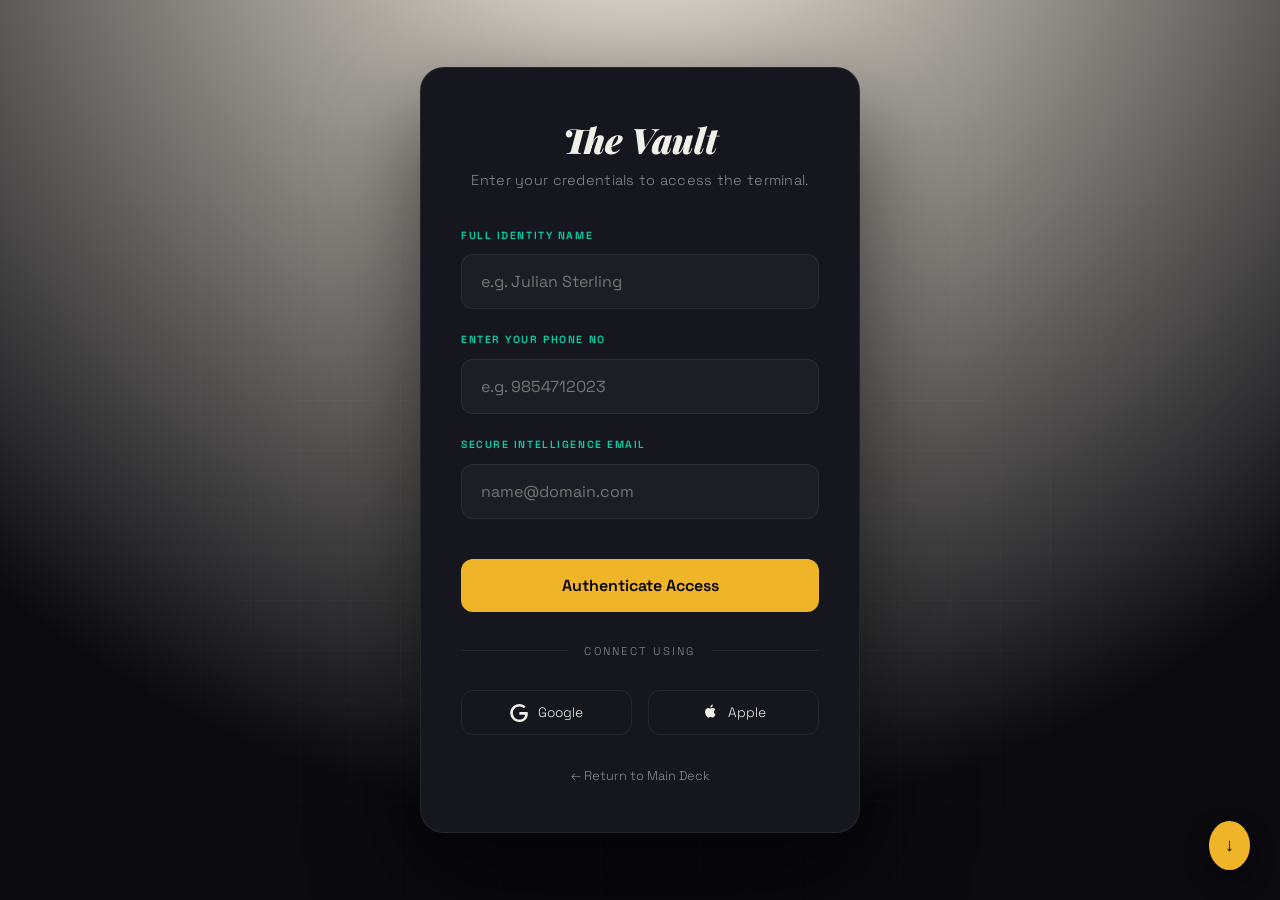
<file: login.html>
<!DOCTYPE html>
<html lang="en">
<head>
    <meta charset="UTF-8">
    <meta name="viewport" content="width=device-width, initial-scale=1.0">
    <title>Login — AI Money Mentor</title>
    <link href="https://fonts.googleapis.com/css2?family=Bebas+Neue&family=Playfair+Display:ital,wght@0,700;1,700&family=Space+Grotesk:wght@300;400;500;600&display=swap" rel="stylesheet">
    <link rel="stylesheet" href="style_animikh.css">
    <style>
        /* Internal styles to maintain the unique login layout while using global variables */
        .login-page {
            min-height: 100vh;
            display: flex;
            align-items: center;
            justify-content: center;
            background: radial-gradient(circle at 50% -20%, rgba(240,180,41,0.1) 0%, var(--bg) 80%);
            padding: 2rem;
            position: relative;
            overflow: hidden;
        }

        /* Subtle grid background to match index.html */
        .login-page::before {
            content: '';
            position: absolute; inset: 0;
            background-image: linear-gradient(rgba(255,255,255,0.02) 1px, transparent 1px),
                              linear-gradient(90deg, rgba(255,255,255,0.02) 1px, transparent 1px);
            background-size: 50px 50px;
            mask-image: radial-gradient(circle at center, black 40%, transparent 90%);
            pointer-events: none;
        }

        .login-card {
            background: var(--card);
            border: 1px solid var(--border);
            padding: 3rem 2.5rem;
            border-radius: 24px;
            width: 100%;
            max-width: 440px;
            position: relative;
            z-index: 10;
            box-shadow: 0 40px 100px rgba(0,0,0,0.6);
            animation: fadeUp 0.8s ease;
        }

        .login-header { text-align: center; margin-bottom: 2.5rem; }
        .login-header h2 { 
            font-family: 'Playfair Display', serif; 
            font-size: 2.2rem; 
            font-weight: 900;
            font-style: italic;
            margin-bottom: 0.5rem;
        }
        .login-header p { color: var(--muted); font-size: 0.9rem; letter-spacing: 0.02em; }

        /* Form Styling */
        .form-group { margin-bottom: 1.5rem; }
        .form-label { 
            display: block; 
            font-size: 0.65rem; 
            text-transform: uppercase; 
            letter-spacing: 0.15em; 
            margin-bottom: 0.8rem;
            color: var(--teal);
            font-weight: 600;
        }
        .form-input {
            width: 100%;
            background: rgba(255,255,255,0.03);
            border: 1px solid var(--border);
            padding: 1rem 1.2rem;
            border-radius: 12px;
            color: var(--text);
            font-family: 'Space Grotesk', sans-serif;
            font-size: 1rem;
            transition: all 0.3s ease;
        }
        .form-input:focus {
            border-color: var(--gold);
            background: rgba(240,180,41,0.05);
            outline: none;
            box-shadow: 0 0 20px rgba(240,180,41,0.1);
        }

        .login-btn {
            width: 100%;
            background: var(--gold);
            color: #000;
            padding: 1rem;
            border: none;
            border-radius: 12px;
            font-family: 'Space Grotesk', sans-serif;
            font-weight: 600;
            font-size: 1rem;
            cursor: pointer;
            transition: all 0.3s;
            margin-top: 1rem;
        }
        .login-btn:hover { background: #ffc940; transform: translateY(-2px); box-shadow: 0 10px 30px rgba(240,180,41,0.3); }

        /* Social Links / Linkable Accounts */
        .social-divider {
            display: flex; align-items: center; text-align: center;
            margin: 2rem 0; color: var(--muted); font-size: 0.7rem;
            letter-spacing: 0.2em; text-transform: uppercase;
        }
        .social-divider::before, .social-divider::after {
            content: ''; flex: 1; border-bottom: 1px solid var(--border);
        }
        .social-divider:not(:empty)::before { margin-right: 1.5em; }
        .social-divider:not(:empty)::after { margin-left: 1.5em; }

        .social-grid { display: grid; grid-template-columns: 1fr 1fr; gap: 1rem; }
        .social-link {
            display: flex; align-items: center; justify-content: center; gap: 0.6rem;
            background: transparent; border: 1px solid var(--border);
            padding: 0.8rem; border-radius: 12px;
            color: var(--text); font-size: 0.85rem; text-decoration: none;
            transition: all 0.3s; font-family: 'Space Grotesk', sans-serif;
        }
        .social-link:hover { background: rgba(255,255,255,0.05); border-color: rgba(255,255,255,0.2); }
        .social-link img { width: 18px; filter: brightness(1.2); }

        .back-link {
            display: block; text-align: center; margin-top: 2rem;
            color: var(--muted); text-decoration: none; font-size: 0.8rem;
            transition: color 0.2s;
        }
        .back-link:hover { color: var(--gold); }
    </style>
</head>
<body class="login-page">

    <div class="login-card">
        <div class="login-header">
            <h2>The Vault</h2>
            <p>Enter your credentials to access the terminal.</p>
        </div>

        <form>
            <div class="form-group">
                <label class="form-label">Full Identity Name</label>
                <input type="text" id="name" class="form-input" placeholder="e.g. Julian Sterling" required>
            </div>
        
            <div class="form-group">
                <label class="form-label">Enter your phone no</label>
                <input type="number" id="password" class="form-input" placeholder="e.g. 9854712023" required>
            </div>
        
            <div class="form-group">
                <label class="form-label">Secure Intelligence Email</label>
                <input type="email" id="email" class="form-input" placeholder="name@domain.com" required>
            </div>
        
            <button type="submit" class="login-btn">Authenticate Access</button>
        </form>

        <div class="social-divider">Connect Using</div>

        <div class="social-grid">
            <a href="#" class="social-link">
                <svg width="18" height="18" viewBox="0 0 24 24" fill="currentColor"><path d="M12.48 10.92v3.28h7.84c-.24 1.84-.853 3.187-1.787 4.133-1.147 1.147-2.933 2.4-6.053 2.4-4.827 0-8.6-3.893-8.6-8.72s3.773-8.72 8.6-8.72c2.6 0 4.507 1.027 5.907 2.347l2.307-2.307C18.747 1.44 16.133 0 12.48 0 5.867 0 .307 5.387.307 12s5.56 12 12.173 12c3.573 0 6.267-1.173 8.373-3.36 2.16-2.16 2.84-5.213 2.84-7.667 0-.747-.067-1.493-.187-2.213H12.48z"/></svg>
                Google
            </a>
            <a href="#" class="social-link">
                <svg width="18" height="18" viewBox="0 0 24 24" fill="currentColor"><path d="M17.073 10.117c-.113-2.14 1.763-3.177 1.847-3.227-1.002-1.464-2.556-1.664-3.111-1.684-1.325-.135-2.584.779-3.257.779-.67 0-1.713-.762-2.822-.74-1.458.022-2.801.85-3.551 2.152-1.513 2.624-.388 6.51 1.077 8.627.717 1.036 1.57 2.2 2.686 2.158 1.076-.043 1.481-.696 2.781-.696 1.298 0 1.665.696 2.802.674 1.157-.022 1.905-1.048 2.616-2.088.823-1.201 1.163-2.362 1.182-2.424-.026-.011-2.276-.872-2.3-3.473-.021-2.179 1.785-3.227 1.849-3.264zM14.925 3.51c.594-.717.994-1.716.885-2.716-.86.035-1.899.572-2.516 1.288-.553.633-1.037 1.654-.908 2.63.957.075 1.939-.494 2.539-1.202z"/></svg>
                Apple
            </a>
        </div>

        <a href="index_animikh.html" class="back-link">← Return to Main Deck</a>
    </div>

</body>
<!-- Scroll Button -->
<button id="scrollBtn" title="Scroll">↓</button>

<style>
#scrollBtn {
    position: fixed;
    bottom: 30px;
    right: 30px;
    z-index: 100;
    background: var(--gold);
    color: #000;
    border: none;
    padding: 14px 16px;
    border-radius: 50%;
    font-size: 18px;
    cursor: pointer;
    box-shadow: 0 10px 25px rgba(0,0,0,0.4);
    transition: all 0.3s ease;
}
#scrollBtn:hover {
    background: #ffc940;
    transform: translateY(-3px);
}
</style>

<script>
    // The address of your Flask server
    const API_BASE = "http://127.0.0.1:5000/api/auth";

    async function handleAuth(e) {
        e.preventDefault(); 

        const email = document.getElementById('email').value;
        const password = document.getElementById('password').value; // This is the phone no field
        const fullName = document.getElementById('name').value;

        try {
            // We'll try Registering first for a "New Identity" demo flow
            let response = await fetch(`${API_BASE}/register`, {
                method: 'POST',
                headers: { 'Content-Type': 'application/json' },
                body: JSON.stringify({ fullName, email, password })
            });

            let data = await response.json();

            // If registration fails because user exists, try Login
            if (!response.ok) {
                console.log("User may exist, attempting login...");
                response = await fetch(`${API_BASE}/login`, {
                    method: 'POST',
                    headers: { 'Content-Type': 'application/json' },
                    body: JSON.stringify({ email, password })
                });
                data = await response.json();
            }

            if (response.ok) {
                // SUCCESS: This is the part you need for the next developer
                // We save the Name and Email so the Dashboard can show them
                const userSession = {
                    name: data.name || fullName,
                    email: email
                };
                localStorage.setItem('mentor_user', JSON.stringify(userSession));
                
                alert("Identity Authenticated. Accessing Vault...");
                window.location.href = 'dashboard.html';
            } else {
                alert("Access Denied: Please check your credentials.");
            }
        } catch (error) {
            console.error("Auth Error:", error);
            alert("Terminal Offline. Ensure app.py is running!");
        }
    }

    // Connect the function to your form
    document.querySelector('form').addEventListener('submit', handleAuth);
</script>
</html>
</file>
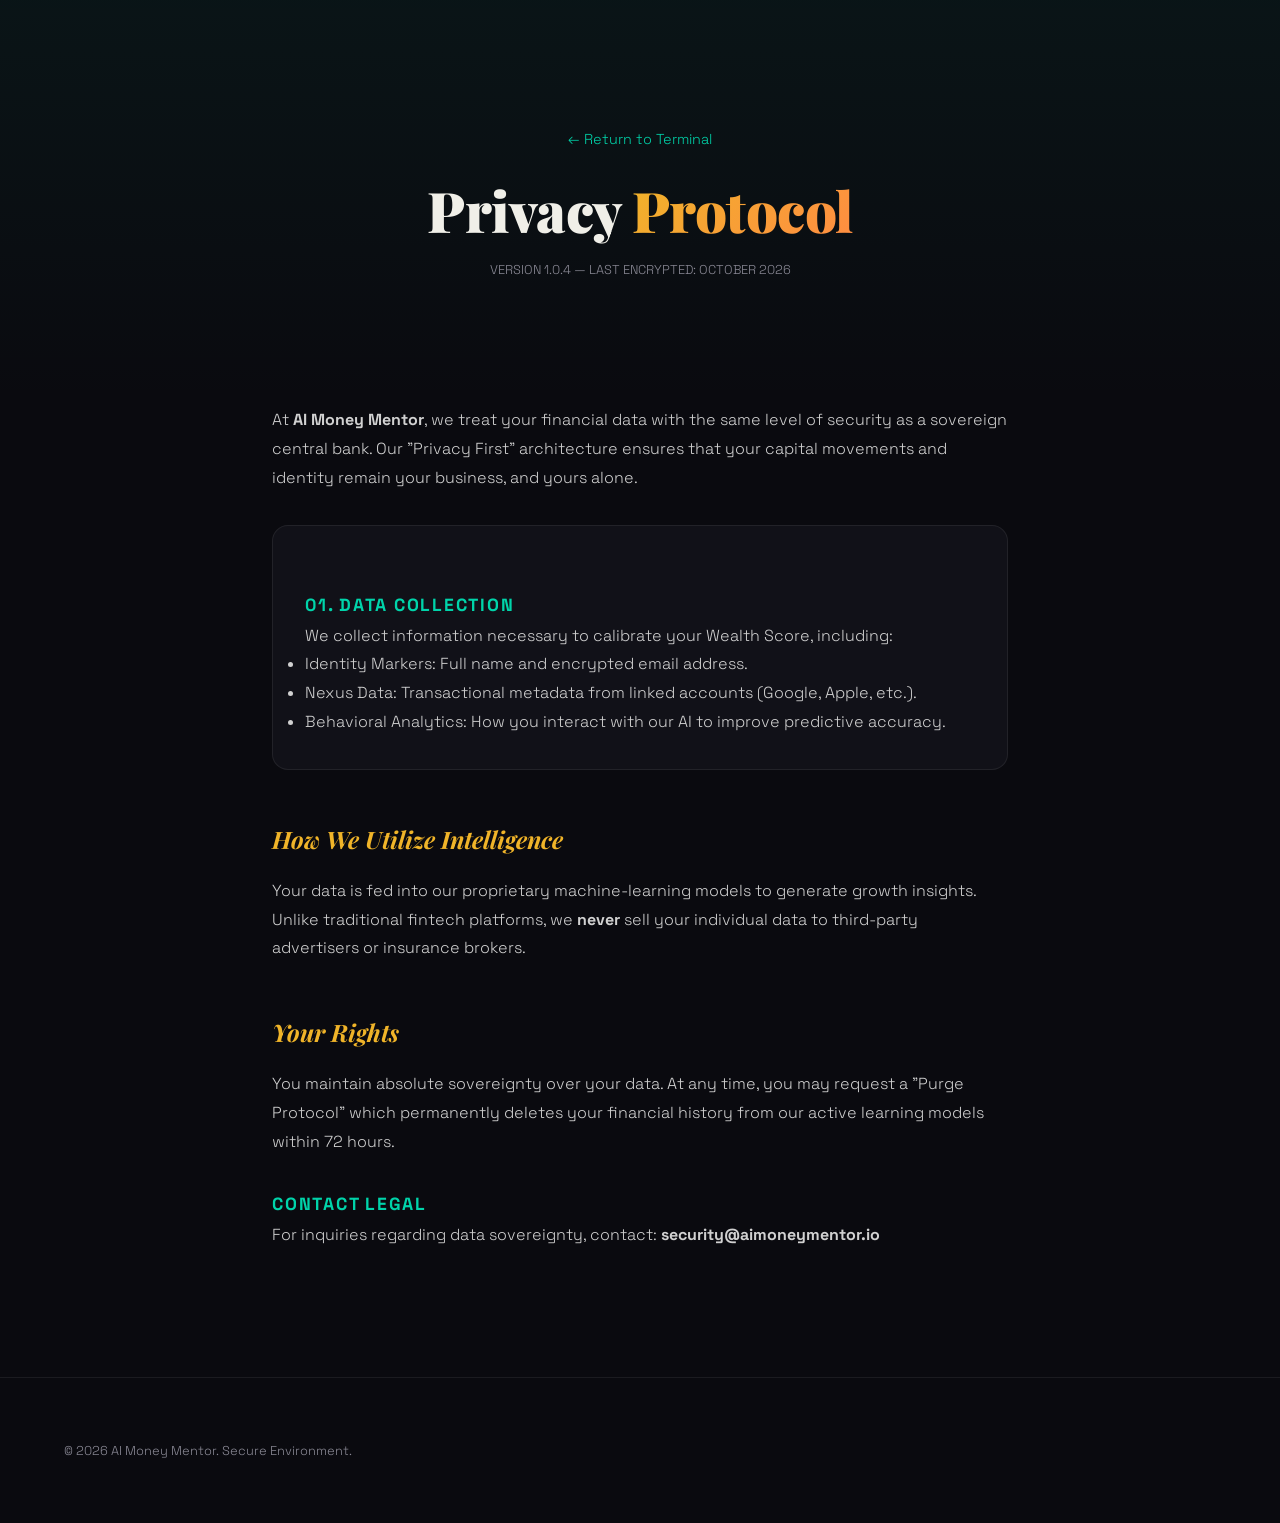
<file: privacy.html>
<!DOCTYPE html>
<html lang="en">
<head>
    <meta charset="UTF-8">
    <meta name="viewport" content="width=device-width, initial-scale=1.0">
    <title>Privacy Protocol — AI Money Mentor</title>
    <link href="https://fonts.googleapis.com/css2?family=Playfair+Display:ital,wght@0,700;1,700&family=Space+Grotesk:wght@300;400;500;600&display=swap" rel="stylesheet">
    <link rel="stylesheet" href="style_animikh.css">
    <style>
        .privacy-hero {
            padding: 8rem 2rem 4rem;
            text-align: center;
            background: linear-gradient(to bottom, rgba(0,212,170,0.05), transparent);
        }
        .privacy-content {
            max-width: 800px;
            margin: 0 auto;
            padding: 0 2rem 8rem;
            line-height: 1.8;
            color: #d1d1d1;
        }
        .privacy-content h2 {
            font-family: 'Playfair Display', serif;
            color: var(--gold);
            margin: 3rem 0 1rem;
            font-style: italic;
        }
        .privacy-content h3 {
            color: var(--teal);
            font-size: 1.1rem;
            margin-top: 2rem;
            text-transform: uppercase;
            letter-spacing: 0.1em;
        }
        .last-updated {
            font-size: 0.8rem;
            color: var(--muted);
            margin-bottom: 4rem;
        }
        .protocol-box {
            border: 1px solid var(--border);
            padding: 2rem;
            border-radius: 16px;
            background: var(--surface);
            margin: 2rem 0;
        }
        .back-home {
            display: inline-block;
            margin-bottom: 2rem;
            color: var(--teal);
            text-decoration: none;
            font-size: 0.9rem;
        }
    </style>
</head>
<body>

    <section class="privacy-hero">
        <a href="index_animikh.html" class="back-home">← Return to Terminal</a>
        <h1 style="font-family: 'Playfair Display'; font-size: 3.5rem;">Privacy <span class="highlight">Protocol</span></h1><br>
        <p class="last-updated">VERSION 1.0.4 — LAST ENCRYPTED: OCTOBER 2026</p>
    </section>

    <div class="privacy-content">
        <p>At <strong>AI Money Mentor</strong>, we treat your financial data with the same level of security as a sovereign central bank. Our "Privacy First" architecture ensures that your capital movements and identity remain your business, and yours alone.</p>

        <div class="protocol-box">
            <h3>01. Data Collection</h3>
            <p>We collect information necessary to calibrate your Wealth Score, including:</p>
            <ul>
                <li>Identity Markers: Full name and encrypted email address.</li>
                <li>Nexus Data: Transactional metadata from linked accounts (Google, Apple, etc.).</li>
                <li>Behavioral Analytics: How you interact with our AI to improve predictive accuracy.</li>
            </ul>
        </div>

        <h2>How We Utilize Intelligence</h2>
        <p>Your data is fed into our proprietary machine-learning models to generate growth insights. Unlike traditional fintech platforms, we <strong>never</strong> sell your individual data to third-party advertisers or insurance brokers.</p>

        <h2>Your Rights</h2>
        <p>You maintain absolute sovereignty over your data. At any time, you may request a "Purge Protocol" which permanently deletes your financial history from our active learning models within 72 hours.</p>

        <h3>Contact Legal</h3>
        <p>For inquiries regarding data sovereignty, contact: <strong>security@aimoneymentor.io</strong></p>
    </div>

    <footer style="text-align: center; padding: 4rem; border-top: 1px solid var(--border);">
        <p style="font-size: 0.8rem; color: var(--muted);">&copy; 2026 AI Money Mentor. Secure Environment.</p>
    </footer>

</body>
</html>
</file>
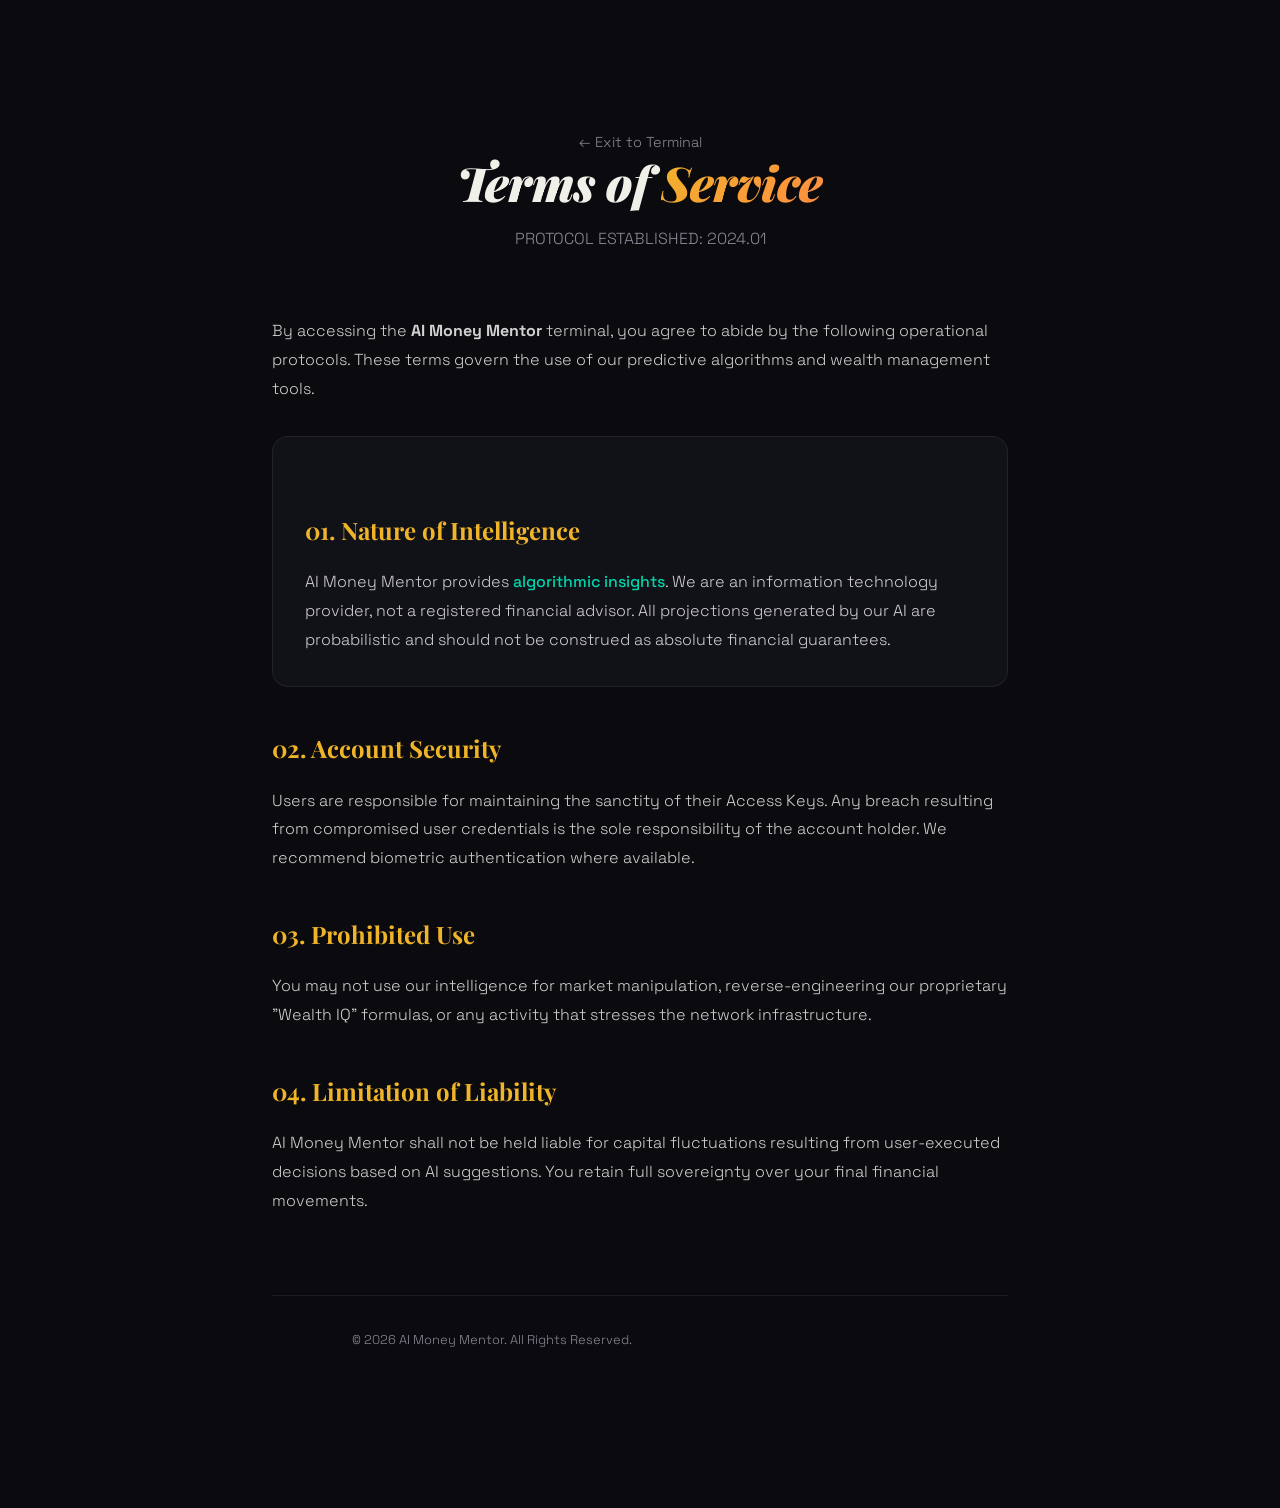
<file: terms.html>
<!DOCTYPE html>
<html lang="en">
<head>
    <meta charset="UTF-8">
    <meta name="viewport" content="width=device-width, initial-scale=1.0">
    <title>Terms of Service — AI Money Mentor</title>
    <link href="https://fonts.googleapis.com/css2?family=Playfair+Display:ital,wght@0,700;1,700&family=Space+Grotesk:wght@300;400;500;600&display=swap" rel="stylesheet">
    <link rel="stylesheet" href="style_animikh.css">
    <style>
        .legal-body {
            padding: 8rem 2rem;
            max-width: 800px;
            margin: 0 auto;
            line-height: 1.8;
            color: #d1d1d1;
        }
    
        .legal-header {
            text-align: center;
            margin-bottom: 4rem;
        }
    
        .legal-header h1 {
            font-family: 'Playfair Display', serif;
            font-size: 3rem;
            font-style: italic;
            color: var(--text);
        }
    
        h2 {
            font-family: 'Playfair Display', serif;
            color: var(--gold);
            margin: 2.5rem 0 1rem;
        }
    
        .term-card {
            background: var(--surface);
            border: 1px solid var(--border);
            padding: 2rem;
            border-radius: 16px;
            margin: 2rem 0;
        }
    
        .highlight-teal {
            color: var(--teal);
            font-weight: 500;
        }
    </style>
</head>
<body style="background: var(--bg);">
    <div class="legal-body">
        <div class="legal-header">
            <a href="index_animikh.html" style="color: var(--muted); text-decoration: none; font-size: 0.9rem;">← Exit to Terminal</a>
            <h1>Terms of <span class="highlight">Service</span></h1>
            <p style="color: var(--muted); margin-top: 1rem;">PROTOCOL ESTABLISHED: 2024.01</p>
        </div>

        <p>By accessing the <strong>AI Money Mentor</strong> terminal, you agree to abide by the following operational protocols. These terms govern the use of our predictive algorithms and wealth management tools.</p>

        <div class="term-card">
            <h2>01. Nature of Intelligence</h2>
            <p>AI Money Mentor provides <span class="highlight-teal">algorithmic insights</span>. We are an information technology provider, not a registered financial advisor. All projections generated by our AI are probabilistic and should not be construed as absolute financial guarantees.</p>
        </div>

        <h2>02. Account Security</h2>
        <p>Users are responsible for maintaining the sanctity of their Access Keys. Any breach resulting from compromised user credentials is the sole responsibility of the account holder. We recommend biometric authentication where available.</p>

        <h2>03. Prohibited Use</h2>
        <p>You may not use our intelligence for market manipulation, reverse-engineering our proprietary "Wealth IQ" formulas, or any activity that stresses the network infrastructure.</p>

        <h2>04. Limitation of Liability</h2>
        <p>AI Money Mentor shall not be held liable for capital fluctuations resulting from user-executed decisions based on AI suggestions. You retain full sovereignty over your final financial movements.</p>

        <footer style="margin-top: 5rem; text-align: center; border-top: 1px solid var(--border); padding-top: 2rem;">
            <p style="font-size: 0.8rem; color: var(--muted);">&copy; 2026 AI Money Mentor. All Rights Reserved.</p>
        </footer>
    </div>
</body>
</html>
</file>
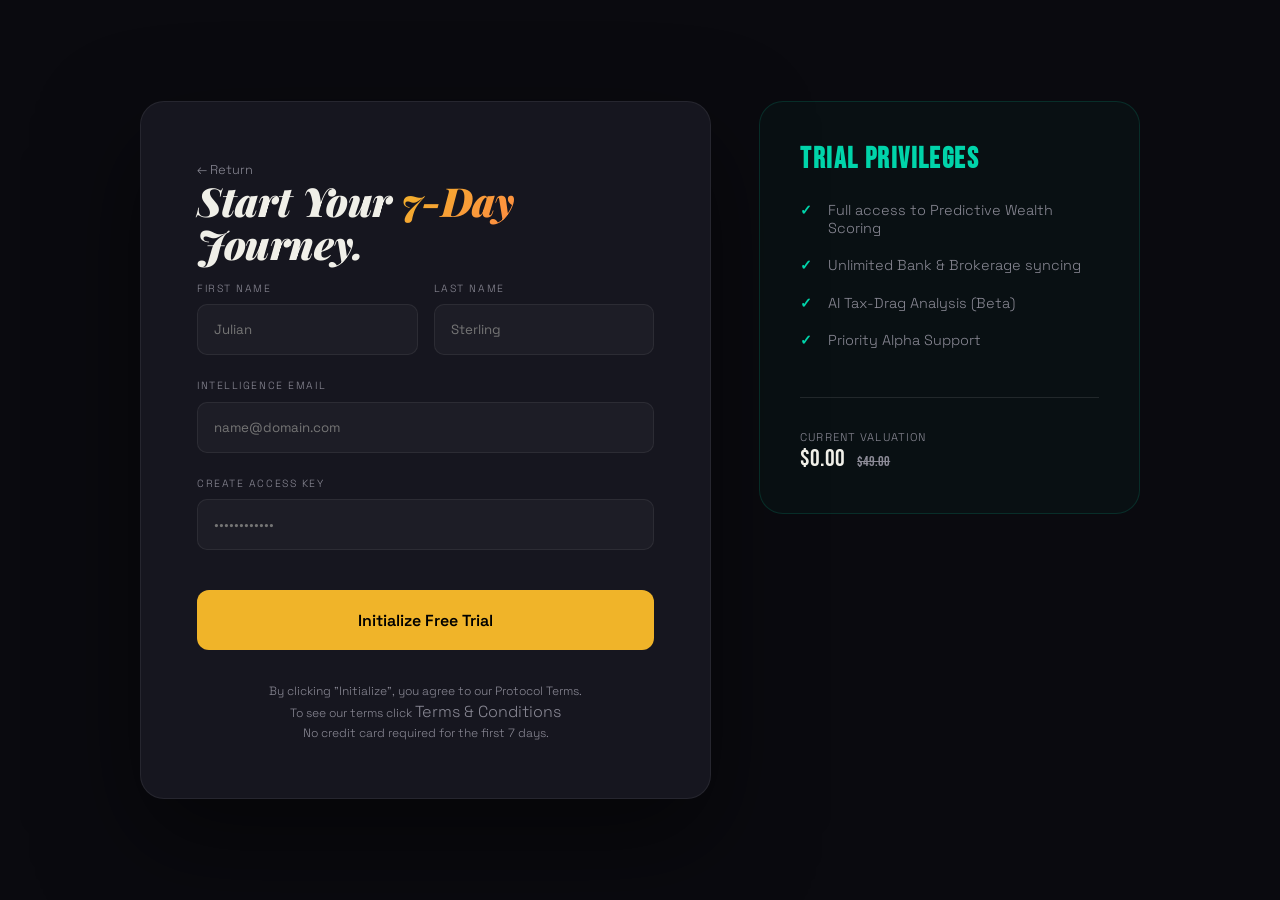
<file: trial.html>
<!DOCTYPE html>
<html lang="en">
<head>
    <meta charset="UTF-8">
    <meta name="viewport" content="width=device-width, initial-scale=1.0">
    <title>Activate Trial — AI Money Mentor</title>
    <link href="https://fonts.googleapis.com/css2?family=Bebas+Neue&family=Playfair+Display:ital,wght@0,700;1,700&family=Space+Grotesk:wght@300;400;500;600&display=swap" rel="stylesheet">
    <link rel="stylesheet" href="style_animikh.css">
    <style>
        .trial-page {
            min-height: 100vh;
            background: var(--bg);
            display: flex;
            align-items: center;
            justify-content: center;
            padding: 4rem 2rem;
            position: relative;
        }

        .trial-grid {
            display: grid;
            grid-template-columns: 1.2fr 0.8fr;
            gap: 3rem;
            max-width: 1000px;
            width: 100%;
            z-index: 10;
        }

        /* Left Side: Form */
        .trial-card {
            background: var(--card);
            border: 1px solid var(--border);
            padding: 3.5rem;
            border-radius: 24px;
            box-shadow: 0 40px 100px rgba(0,0,0,0.5);
        }

        .trial-card h1 {
            font-family: 'Playfair Display', serif;
            font-size: 2.5rem;
            font-style: italic;
            margin-bottom: 1rem;
        }

        .step-indicator {
            display: flex;
            gap: 1rem;
            margin-bottom: 2.5rem;
        }

        .step {
            height: 4px;
            flex: 1;
            background: var(--border);
            border-radius: 2px;
            position: relative;
        }

        .step.active { background: var(--teal); box-shadow: 0 0 10px var(--teal); }

        .form-row { display: grid; grid-template-columns: 1fr 1fr; gap: 1rem; }

        .input-group { margin-bottom: 1.5rem; }
        .input-group label {
            display: block;
            font-size: 0.65rem;
            text-transform: uppercase;
            letter-spacing: 0.15em;
            margin-bottom: 0.6rem;
            color: var(--muted);
        }

        .trial-input {
            width: 100%;
            background: rgba(255,255,255,0.03);
            border: 1px solid var(--border);
            padding: 1rem;
            border-radius: 10px;
            color: var(--text);
            font-family: 'Space Grotesk', sans-serif;
        }

        .trial-btn {
            width: 100%;
            background: var(--gold);
            color: #000;
            padding: 1.2rem;
            border: none;
            border-radius: 12px;
            font-weight: 600;
            font-size: 1rem;
            cursor: pointer;
            transition: 0.3s;
            margin-top: 1rem;
            font-family: 'Space Grotesk', sans-serif;
        }

        .trial-btn:hover { background: #ffc940; transform: translateY(-2px); }

        /* Right Side: Benefits */
        .benefit-card {
            background: rgba(0, 212, 170, 0.03);
            border: 1px solid rgba(0, 212, 170, 0.15);
            padding: 2.5rem;
            border-radius: 24px;
            height: fit-content;
        }

        .benefit-card h3 {
            font-family: 'Bebas Neue', sans-serif;
            font-size: 1.8rem;
            color: var(--teal);
            margin-bottom: 1.5rem;
            letter-spacing: 0.05em;
        }

        .benefit-item {
            display: flex;
            gap: 1rem;
            margin-bottom: 1.2rem;
            font-size: 0.9rem;
            color: var(--muted);
        }

        .check { color: var(--teal); font-weight: bold; }

        .trial-note {
            margin-top: 2rem;
            font-size: 0.75rem;
            color: var(--muted);
            text-align: center;
            line-height: 1.5;
        }

        @media (max-width: 850px) {
            .trial-grid { grid-template-columns: 1fr; }
            .benefit-card { order: -1; }
        }
    </style>
</head>
<body class="trial-page">

    <div class="trial-grid">
        <div class="trial-card">
            <a href="index_animikh.html" style="color:var(--muted); text-decoration:none; font-size:0.8rem;">← Return</a>
            <h1>Start Your <span class="highlight">7-Day</span> Journey.</h1>

            <form>
                <div class="form-row">
                    <div class="input-group">
                        <label>First Name</label>
                        <input type="text" class="trial-input" placeholder="Julian">
                    </div>
                    <div class="input-group">
                        <label>Last Name</label>
                        <input type="text" class="trial-input" placeholder="Sterling">
                    </div>
                </div>

                <div class="input-group">
                    <label>Intelligence Email</label>
                    <input type="email" class="trial-input" placeholder="name@domain.com">
                </div>

                <div class="input-group">
                    <label>Create Access Key</label>
                    <input type="password" class="trial-input" placeholder="••••••••••••">
                </div>

                <button type="submit" class="trial-btn">Initialize Free Trial</button>
                
                <p class="trial-note">
                    By clicking "Initialize", you agree to our Protocol Terms. <br>
                    To see our terms click <a href="terms.html" style="color:var(--muted); text-decoration:none; font-size:1rem;">Terms & Conditions</a><br>
                    No credit card required for the first 7 days.
                </p>
            </form>
        </div>

        <div class="benefit-card">
            <h3>Trial Privileges</h3>
            <div class="benefit-item">
                <span class="check">✓</span>
                <span>Full access to Predictive Wealth Scoring</span>
            </div>
            <div class="benefit-item">
                <span class="check">✓</span>
                <span>Unlimited Bank & Brokerage syncing</span>
            </div>
            <div class="benefit-item">
                <span class="check">✓</span>
                <span>AI Tax-Drag Analysis (Beta)</span>
            </div>
            <div class="benefit-item">
                <span class="check">✓</span>
                <span>Priority Alpha Support</span>
            </div>

            <div style="margin-top: 3rem; border-top: 1px solid rgba(255,255,255,0.1); padding-top: 2rem;">
                <p style="font-size: 0.7rem; color: var(--muted); text-transform: uppercase; letter-spacing: 0.1em;">Current Valuation</p>
                <p style="font-size: 1.5rem; font-family: 'Bebas Neue'; color: var(--text);">$0.00 <span style="font-size: 0.9rem; color: var(--muted); text-decoration: line-through; margin-left: 0.5rem;">$49.00</span></p>
            </div>
        </div>
    </div>

</body>
</html>
</file>
<file: style_animikh.css>
/* AI Money Mentor — Stylesheet */

:root {
    --bg: #0a0a0f;
    --surface: #111118;
    --card: #16161f;
    --border: rgba(255, 255, 255, 0.07);
    --gold: #f0b429;
    --gold-dim: #c8962a;
    --teal: #00d4aa;
    --teal-dim: #00a882;
    --red: #ff4e50;
    --text: #f0efe8;
    --muted: #8b8a96;
    --accent-glow: rgba(240, 180, 41, 0.15);
}

*,
*::before,
*::after {
    box-sizing: border-box;
    margin: 0;
    padding: 0;
}

html {
    scroll-behavior: smooth;
}

body {
    background: var(--bg);
    color: var(--text);
    font-family: 'Space Grotesk', sans-serif;
    font-weight: 300;
    overflow-x: hidden;
    cursor: default;
}

/* ── NAV ── */
nav {
    position: fixed;
    top: 0;
    left: 0;
    right: 0;
    z-index: 100;
    display: flex;
    align-items: center;
    justify-content: space-between;
    padding: 1.2rem 2.5rem;
    background: rgba(10, 10, 15, 0.8);
    backdrop-filter: blur(18px);
    border-bottom: 1px solid var(--border);
}

.logo {
    font-family: 'Bebas Neue', sans-serif;
    font-weight: 400;
    font-size: 1.5rem;
    display: flex;
    align-items: center;
    gap: 0.4rem;
}

.logo span:first-child {
    font-family: 'Cinzel Decorative', serif;
    font-size: 0.85rem;
    letter-spacing: 0.08em;
}

.logo span {
    color: var(--gold);
}

.logo-dot {
    width: 8px;
    height: 8px;
    border-radius: 50%;
    background: var(--teal);
    display: inline-block;
    margin-left: 2px;
    animation: pulse 2s infinite;
}

@keyframes pulse {

    0%,
    100% {
        opacity: 1;
        transform: scale(1)
    }

    50% {
        opacity: 0.5;
        transform: scale(1.3)
    }
}

nav ul {
    display: flex;
    gap: 1.6rem;
    list-style: none;
}

nav ul a {
    color: var(--muted);
    text-decoration: none;
    font-size: 0.9rem;
    transition: color 0.2s;
}

nav ul a:hover {
    color: var(--text);
}

.nav-cta {
    background: var(--gold);
    color: #000;
    padding: 0.55rem 1.4rem;
    border-radius: 6px;
    font-weight: 500;
    font-size: 0.9rem;
    text-decoration: none;
    transition: background 0.2s, transform 0.15s;
}

.nav-cta:hover {
    background: #ffc940;
    transform: translateY(-1px);
}

/* ── HERO ── */
.hero {
    min-height: 100vh;
    display: flex;
    flex-direction: column;
    align-items: center;
    justify-content: center;
    text-align: center;
    padding: 5rem 2rem 3.5rem;
    position: relative;
    overflow: hidden;
}

.hero-bg {
    position: absolute;
    inset: 0;
    z-index: 0;
    background:
        radial-gradient(ellipse 80% 50% at 50% -10%, rgba(240, 180, 41, 0.12) 0%, transparent 60%),
        radial-gradient(ellipse 50% 40% at 80% 80%, rgba(0, 212, 170, 0.08) 0%, transparent 50%);
}

.grid-overlay {
    position: absolute;
    inset: 0;
    z-index: 0;
    background-image:
        linear-gradient(rgba(255, 255, 255, 0.025) 1px, transparent 1px),
        linear-gradient(90deg, rgba(255, 255, 255, 0.025) 1px, transparent 1px);
    background-size: 60px 60px;
    mask-image: radial-gradient(ellipse at center, black 30%, transparent 75%);
}

.hero-badge {
    display: inline-flex;
    align-items: center;
    gap: 0.5rem;
    background: rgba(240, 180, 41, 0.1);
    border: 1px solid rgba(240, 180, 41, 0.3);
    color: var(--gold);
    padding: 0.4rem 1rem;
    border-radius: 100px;
    font-family: 'Cinzel Decorative', serif;
    font-size: 0.62rem;
    font-weight: 700;
    letter-spacing: 0.12em;
    margin-bottom: 1.2rem;
    position: relative;
    z-index: 1;
    animation: fadeUp 0.8s ease both;
}

.badge-dot {
    width: 6px;
    height: 6px;
    border-radius: 50%;
    background: var(--gold);
    animation: pulse 1.5s infinite;
}

h1 {
    font-family: 'Playfair Display', serif;
    font-size: clamp(2.8rem, 7vw, 5.5rem);
    font-weight: 900;
    line-height: 1.08;
    letter-spacing: -0.01em;
    position: relative;
    z-index: 1;
    animation: fadeUp 0.8s 0.1s ease both;
}

h1 .highlight {
    background: linear-gradient(135deg, var(--gold) 0%, #ff8c42 100%);
    -webkit-background-clip: text;
    -webkit-text-fill-color: transparent;
    background-clip: text;
}

h1 .teal {
    background: linear-gradient(135deg, var(--teal) 0%, #00a8ff 100%);
    -webkit-background-clip: text;
    -webkit-text-fill-color: transparent;
    background-clip: text;
}

.hero-sub {
    max-width: 580px;
    margin: 1.2rem auto 0;
    color: var(--muted);
    font-size: 1.15rem;
    line-height: 1.7;
    position: relative;
    z-index: 1;
    animation: fadeUp 0.8s 0.2s ease both;
}

.hero-stat-row {
    display: flex;
    gap: 2.5rem;
    margin-top: 2rem;
    position: relative;
    z-index: 1;
    animation: fadeUp 0.8s 0.3s ease both;
}

.hero-stat {
    text-align: center;
}

.hero-stat .num {
    font-family: 'Bebas Neue', sans-serif;
    font-size: 2.2rem;
    font-weight: 400;
    color: var(--gold);
    line-height: 1;
}

.hero-stat .label {
    font-size: 0.78rem;
    color: var(--muted);
    margin-top: 0.2rem;
    letter-spacing: 0.03em;
}

.hero-cta-group {
    display: flex;
    gap: 1rem;
    margin-top: 2rem;
    position: relative;
    z-index: 1;
    animation: fadeUp 0.8s 0.4s ease both;
}

.btn-primary {
    background: var(--gold);
    color: #000;
    padding: 0.85rem 2rem;
    border-radius: 8px;
    font-weight: 500;
    font-size: 1rem;
    text-decoration: none;
    transition: all 0.2s;
    box-shadow: 0 0 30px rgba(240, 180, 41, 0.3);
}

.btn-primary:hover {
    background: #ffc940;
    transform: translateY(-2px);
    box-shadow: 0 0 50px rgba(240, 180, 41, 0.5);
}

.btn-secondary {
    background: transparent;
    color: var(--text);
    padding: 0.85rem 2rem;
    border-radius: 8px;
    font-weight: 400;
    font-size: 1rem;
    text-decoration: none;
    border: 1px solid var(--border);
    transition: all 0.2s;
}

.btn-secondary:hover {
    border-color: rgba(255, 255, 255, 0.2);
    background: rgba(255, 255, 255, 0.04);
}

.scroll-hint {
    margin-top: 2.5rem;
    position: relative;
    z-index: 1;
    animation: fadeUp 0.8s 0.6s ease both;
    display: flex;
    flex-direction: column;
    align-items: center;
    gap: 0.5rem;
    color: var(--muted);
    font-size: 0.75rem;
    letter-spacing: 0.1em;
}

.scroll-line {
    width: 1px;
    height: 40px;
    background: linear-gradient(to bottom, var(--muted), transparent);
    animation: scrollLine 2s ease-in-out infinite;
}

@keyframes scrollLine {

    0%,
    100% {
        opacity: 0.3;
        transform: scaleY(1)
    }

    50% {
        opacity: 1;
        transform: scaleY(1.2)
    }
}

@keyframes fadeUp {
    from {
        opacity: 0;
        transform: translateY(24px)
    }

    to {
        opacity: 1;
        transform: translateY(0)
    }
}

/* ── PROBLEM BAND ── */
.problem-band {
    background: linear-gradient(90deg, rgba(255, 78, 80, 0.08), rgba(255, 78, 80, 0.03));
    border-top: 1px solid rgba(255, 78, 80, 0.15);
    border-bottom: 1px solid rgba(255, 78, 80, 0.15);
    padding: 1.2rem 5rem;
    display: flex;
    align-items: center;
    gap: 3rem;
    overflow: hidden;
}

.problem-label {
    font-family: 'Cinzel Decorative', serif;
    font-size: 0.58rem;
    letter-spacing: 0.14em;
    color: var(--red);
    white-space: nowrap;
    font-weight: 700;
}

.marquee {
    flex: 1;
    overflow: hidden;
}

.marquee-inner {
    display: flex;
    gap: 3rem;
    animation: marquee 25s linear infinite;
    white-space: nowrap;
}

.marquee-item {
    color: var(--muted);
    font-size: 0.85rem;
    font-family: 'Space Grotesk', sans-serif;
    font-weight: 400;
    display: flex;
    align-items: center;
    gap: 0.7rem;
}

.marquee-item::before {
    content: '';
    width: 5px;
    height: 5px;
    border-radius: 50%;
    background: var(--red);
    flex-shrink: 0;
}

@keyframes marquee {
    from {
        transform: translateX(0)
    }

    to {
        transform: translateX(-50%)
    }
}

/* ── SECTION SHARED ── */
section {
    padding: 4rem 5rem;
}

.section-label {
    font-family: 'Cinzel Decorative', serif;
    font-size: 0.65rem;
    letter-spacing: 0.2em;
    color: var(--teal);
    font-weight: 700;
    margin-bottom: 1rem;
}

.section-title {
    font-family: 'Playfair Display', serif;
    font-weight: 900;
    font-size: clamp(1.7rem, 3vw, 2.4rem);
    line-height: 1.15;
    font-style: italic;
    max-width: 700px;
}

.section-sub {
    color: var(--muted);
    font-size: 1.05rem;
    line-height: 1.7;
    max-width: 560px;
    margin-top: 1rem;
}

/* ── FEATURES ── */
#features {
    background: var(--surface);
}

.features-header {
    margin-bottom: 2.5rem;
}

.features-grid {
    display: grid;
    grid-template-columns: repeat(3, 1fr);
    gap: 1.5px;
    background: var(--border);
    border: 1px solid var(--border);
    border-radius: 16px;
    overflow: hidden;
}

.feature-card {
    background: var(--card);
    padding: 1.8rem 2rem;
    position: relative;
    overflow: hidden;
    transition: background 0.3s;
}

.feature-card:hover {
    background: #1c1c28;
}

.feature-card::before {
    content: '';
    position: absolute;
    top: 0;
    left: 0;
    right: 0;
    height: 2px;
    background: linear-gradient(90deg, var(--gold), var(--teal));
    transform: scaleX(0);
    transform-origin: left;
    transition: transform 0.4s ease;
}

.feature-card:hover::before {
    transform: scaleX(1);
}

.feature-icon {
    width: 48px;
    height: 48px;
    border-radius: 12px;
    display: flex;
    align-items: center;
    justify-content: center;
    font-size: 1.3rem;
    margin-bottom: 1rem;
}

.icon-gold {
    background: rgba(240, 180, 41, 0.12);
}

.icon-teal {
    background: rgba(0, 212, 170, 0.12);
}

.icon-blue {
    background: rgba(100, 160, 255, 0.12);
}

.feature-card h3 {
    font-family: 'Playfair Display', serif;
    font-weight: 700;
    font-size: 1.15rem;
    margin-bottom: 0.8rem;
    font-style: italic;
}

.feature-card p {
    color: var(--muted);
    font-size: 0.9rem;
    line-height: 1.6;
}

.feature-tag {
    display: inline-block;
    margin-top: 1.2rem;
    background: rgba(240, 180, 41, 0.08);
    border: 1px solid rgba(240, 180, 41, 0.2);
    color: var(--gold);
    font-family: 'Cinzel Decorative', serif;
    font-size: 0.55rem;
    padding: 0.25rem 0.7rem;
    border-radius: 100px;
    letter-spacing: 0.1em;
}

.feature-tag.teal {
    background: rgba(0, 212, 170, 0.08);
    border-color: rgba(0, 212, 170, 0.2);
    color: var(--teal);
}

/* ── SCORE SECTION ── */
#score {
    display: grid;
    grid-template-columns: 1fr 1fr;
    gap: 3.5rem;
    align-items: center;
}

.score-visual {
    display: grid;
    grid-template-columns: 1fr 1fr;
    gap: 1rem;
}

.score-chip {
    background: var(--card);
    border: 1px solid var(--border);
    border-radius: 12px;
    padding: 1.1rem 1.2rem;
    transition: transform 0.2s, border-color 0.2s;
    animation: fadeUp 0.6s ease both;
}

.score-chip:hover {
    transform: translateY(-3px);
    border-color: rgba(240, 180, 41, 0.3);
}

.score-chip .sc-num {
    font-family: 'Bebas Neue', sans-serif;
    font-size: 2rem;
    font-weight: 400;
    color: var(--gold);
    line-height: 1;
}

.score-chip .sc-label {
    font-size: 0.8rem;
    color: var(--muted);
    margin-top: 0.3rem;
}

.score-chip .sc-bar {
    height: 4px;
    border-radius: 2px;
    background: rgba(255, 255, 255, 0.06);
    margin-top: 0.8rem;
    overflow: hidden;
}

.score-chip .sc-fill {
    height: 100%;
    border-radius: 2px;
    background: linear-gradient(90deg, var(--teal), var(--gold));
    transition: width 1.5s ease;
}

/* ── CTA ── */
#cta {
    text-align: center;
    position: relative;
    overflow: hidden;
    background: var(--surface);
}

#cta::before {
    content: '';
    position: absolute;
    top: -100px;
    left: 50%;
    transform: translateX(-50%);
    width: 600px;
    height: 600px;
    border-radius: 50%;
    background: radial-gradient(circle, rgba(240, 180, 41, 0.08) 0%, transparent 65%);
    pointer-events: none;
}

.cta-inner {
    position: relative;
    z-index: 1;
    max-width: 700px;
    margin: 0 auto;
}

#cta h2 {
    font-family: 'Playfair Display', serif;
    font-weight: 900;
    font-size: clamp(1.8rem, 4vw, 3rem);
    line-height: 1.15;
    font-style: italic;
    margin-bottom: 1.5rem;
}

#cta p {
    color: var(--muted);
    font-size: 1.05rem;
    line-height: 1.7;
    margin-bottom: 2.5rem;
}

.cta-form {
    display: flex;
    gap: 0.75rem;
    max-width: 440px;
    margin: 0 auto;
}

.cta-form input {
    flex: 1;
    background: var(--card);
    border: 1px solid var(--border);
    color: var(--text);
    padding: 0.85rem 1.2rem;
    border-radius: 8px;
    font-size: 0.95rem;
    font-family: 'Space Grotesk', sans-serif;
    outline: none;
    transition: border-color 0.2s;
}

.cta-form input:focus {
    border-color: rgba(240, 180, 41, 0.4);
}

.cta-form input::placeholder {
    color: var(--muted);
}

.cta-form button {
    background: var(--gold);
    color: #000;
    padding: 0.85rem 1.5rem;
    border-radius: 8px;
    font-weight: 500;
    font-size: 0.95rem;
    border: none;
    cursor: pointer;
    white-space: nowrap;
    transition: background 0.2s, transform 0.15s;
    font-family: 'Space Grotesk', sans-serif;
}

.cta-form button:hover {
    background: #ffc940;
    transform: translateY(-1px);
}

.cta-note {
    color: var(--muted);
    font-size: 0.8rem;
    margin-top: 1rem;
}

/* ── FOOTER ── */
footer {
    padding: 1.8rem 5rem;
    border-top: 1px solid var(--border);
    display: flex;
    align-items: center;
    justify-content: space-between;
}

footer .logo {
    font-size: 1.1rem;
}

footer p {
    color: var(--muted);
    font-size: 0.8rem;
}

.footer-links {
    display: flex;
    gap: 2rem;
}

.footer-links a {
    color: var(--muted);
    text-decoration: none;
    font-size: 0.8rem;
    transition: color 0.2s;
}

.footer-links a:hover {
    color: var(--text);
}

/* ── FLOATING CARDS ORBIT ── */
.float-card {
    position: absolute;
    background: rgba(22, 22, 31, 0.82);
    backdrop-filter: blur(14px);
    -webkit-backdrop-filter: blur(14px);
    border: 1px solid rgba(255, 255, 255, 0.09);
    border-radius: 14px;
    padding: 0.9rem 1.3rem;
    font-size: 0.82rem;
    box-shadow: 0 12px 40px rgba(0, 0, 0, 0.5), inset 0 1px 0 rgba(255, 255, 255, 0.06);
    z-index: 5;
    width: 160px;
    pointer-events: none;
    will-change: transform;
}

.float-card .fc-label {
    font-family: 'Cinzel Decorative', serif;
    color: var(--muted);
    font-size: 0.55rem;
    letter-spacing: 0.1em;
    margin-bottom: 0.35rem;
    text-transform: uppercase;
}

.float-card .fc-val {
    font-family: 'Bebas Neue', sans-serif;
    font-weight: 400;
    font-size: 1.45rem;
    color: var(--teal);
    line-height: 1;
}

.float-card .fc-sub {
    color: var(--muted);
    font-size: 0.68rem;
    margin-top: 0.25rem;
    font-family: 'Space Grotesk', sans-serif;
}

/* Orbit Animations */
.fc-left {
    animation: orbitLeft 7s ease-in-out infinite;
}

.fc-right {
    animation: orbitRight 8s ease-in-out infinite 1.2s;
}

.fc-top {
    animation: orbitTop 6s ease-in-out infinite 2.5s;
}

@keyframes orbitLeft {
    0% {
        transform: translate(-340px, 10px) rotate(-2deg);
    }

    25% {
        transform: translate(-360px, -18px) rotate(1deg);
    }

    50% {
        transform: translate(-330px, -28px) rotate(-1deg);
    }

    75% {
        transform: translate(-350px, 5px) rotate(2deg);
    }

    100% {
        transform: translate(-340px, 10px) rotate(-2deg);
    }
}

@keyframes orbitRight {
    0% {
        transform: translate(340px, 55px) rotate(2deg);
    }

    25% {
        transform: translate(355px, 78px) rotate(-1deg);
    }

    50% {
        transform: translate(335px, 88px) rotate(1deg);
    }

    75% {
        transform: translate(348px, 62px) rotate(-2deg);
    }

    100% {
        transform: translate(340px, 55px) rotate(2deg);
    }
}

@keyframes orbitTop {
    0% {
        transform: translate(390px, -20px) rotate(1deg);
    }

    25% {
        transform: translate(405px, -36px) rotate(-2deg);
    }

    50% {
        transform: translate(378px, -28px) rotate(2deg);
    }

    75% {
        transform: translate(396px, -8px) rotate(-1deg);
    }

    100% {
        transform: translate(390px, -20px) rotate(1deg);
    }
}

/* ── RESPONSIVE ── */
@media(max-width:1024px) {
    nav {
        padding: 1rem 2rem;
    }

    section {
        padding: 3.5rem 2.5rem;
    }

    .features-grid {
        grid-template-columns: repeat(2, 1fr);
    }
}

@media(max-width:768px) {

    .fc-left,
    .fc-right,
    .fc-top,
    nav ul,
    .nav-cta {
        display: none;
    }

    .hamburger {
        display: flex;
    }

    .hero-cta-group {
        flex-direction: column;
    }

    .cta-form {
        flex-direction: column;
    }

    #score {
        grid-template-columns: 1fr;
    }
}

/* ── MODAL & UTILS ── */
.reveal {
    opacity: 0;
    transform: translateY(28px);
    transition: all 0.65s ease;
}

.reveal.visible {
    opacity: 1;
    transform: none;
}

.hamburger {
    display: none;
    flex-direction: column;
    gap: 5px;
    cursor: pointer;
    background: none;
    border: none;
    z-index: 200;
}

.hamburger span {
    width: 22px;
    height: 2px;
    background: var(--text);
    border-radius: 2px;
    transition: 0.3s;
}

.mobile-nav {
    display: none;
    position: fixed;
    inset: 0;
    background: rgba(10, 10, 15, 0.97);
    backdrop-filter: blur(20px);
    z-index: 150;
    flex-direction: column;
    align-items: center;
    justify-content: center;
    gap: 2rem;
}

.mobile-nav.open {
    display: flex;
}

.mobile-nav a {
    font-family: 'Playfair Display', serif;
    font-size: 2rem;
    color: var(--text);
    text-decoration: none;
}

#scoreModal {
    display: none;
    position: fixed;
    inset: 0;
    z-index: 999;
    background: rgba(5, 5, 10, 0.92);
    backdrop-filter: blur(18px);
    align-items: center;
    justify-content: center;
}

#scoreModal.show {
    display: flex;
}

.sm-box {
    background: #13131c;
    border: 1px solid rgba(240, 180, 41, 0.2);
    border-radius: 20px;
    width: 100%;
    max-width: 560px;
    padding: 2rem;
    position: relative;
}

.sm-close {
    position: absolute;
    top: 1rem;
    right: 1rem;
    background: none;
    border: none;
    color: var(--muted);
    font-size: 1.5rem;
    cursor: pointer;
}
</file>
